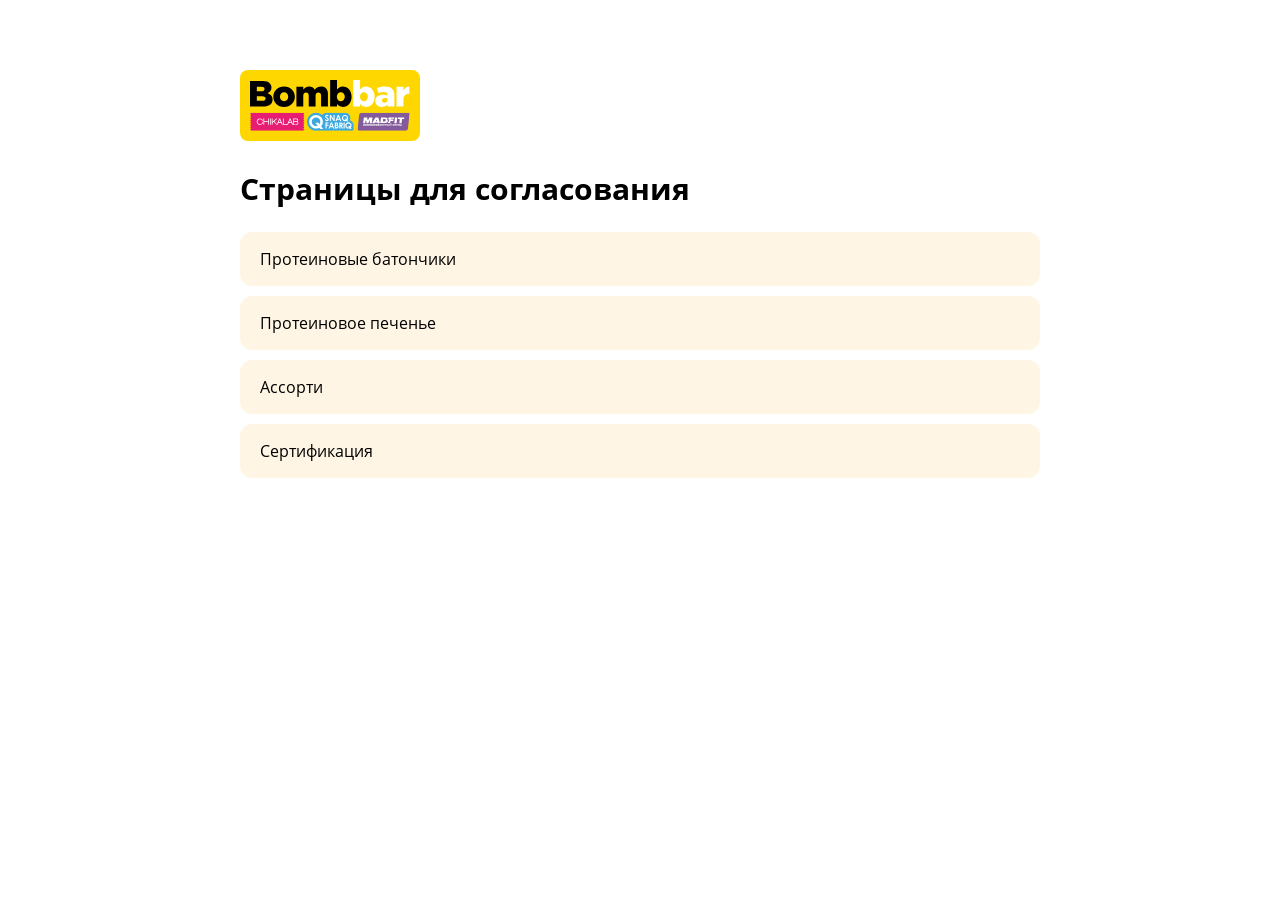
<file: docs/index.html>
<!doctype html>
<html lang="ru"><head><meta charset="utf-8"><meta name="viewport" content="width=device-width, initial-scale=1">
<meta name="robots" content="noindex, nofollow, noimageindex"><meta name="referrer" content="no-referrer">
<meta http-equiv="Content-Security-Policy" content="default-src 'self'; img-src 'self' https://www.cpanel.bombbar.ru https://cpanel.bombbar.ru https://www.bombbar.ru data:; style-src 'self' 'unsafe-inline'; script-src 'self'; connect-src 'none'; form-action 'none'; object-src 'none'; base-uri 'none'">
<title>Bombbar — стенд для согласования</title><link rel="stylesheet" href="assets/preview.css?rev=20261125-3"><script src="assets/preview.js?rev=20261125-2" defer></script></head><body><main class="wrap index"><img src="assets/logo-desktop.svg" alt="Bombbar"><h1>Страницы для согласования</h1><ul><li><a href="./protein-bars/">Протеиновые батончики</a></li><li><a href="./protein-cookies/">Протеиновое печенье</a></li><li><a href="./assorti/">Ассорти</a></li><li><a href="./certification/">Сертификация</a></li></ul></main></body></html>
</file>
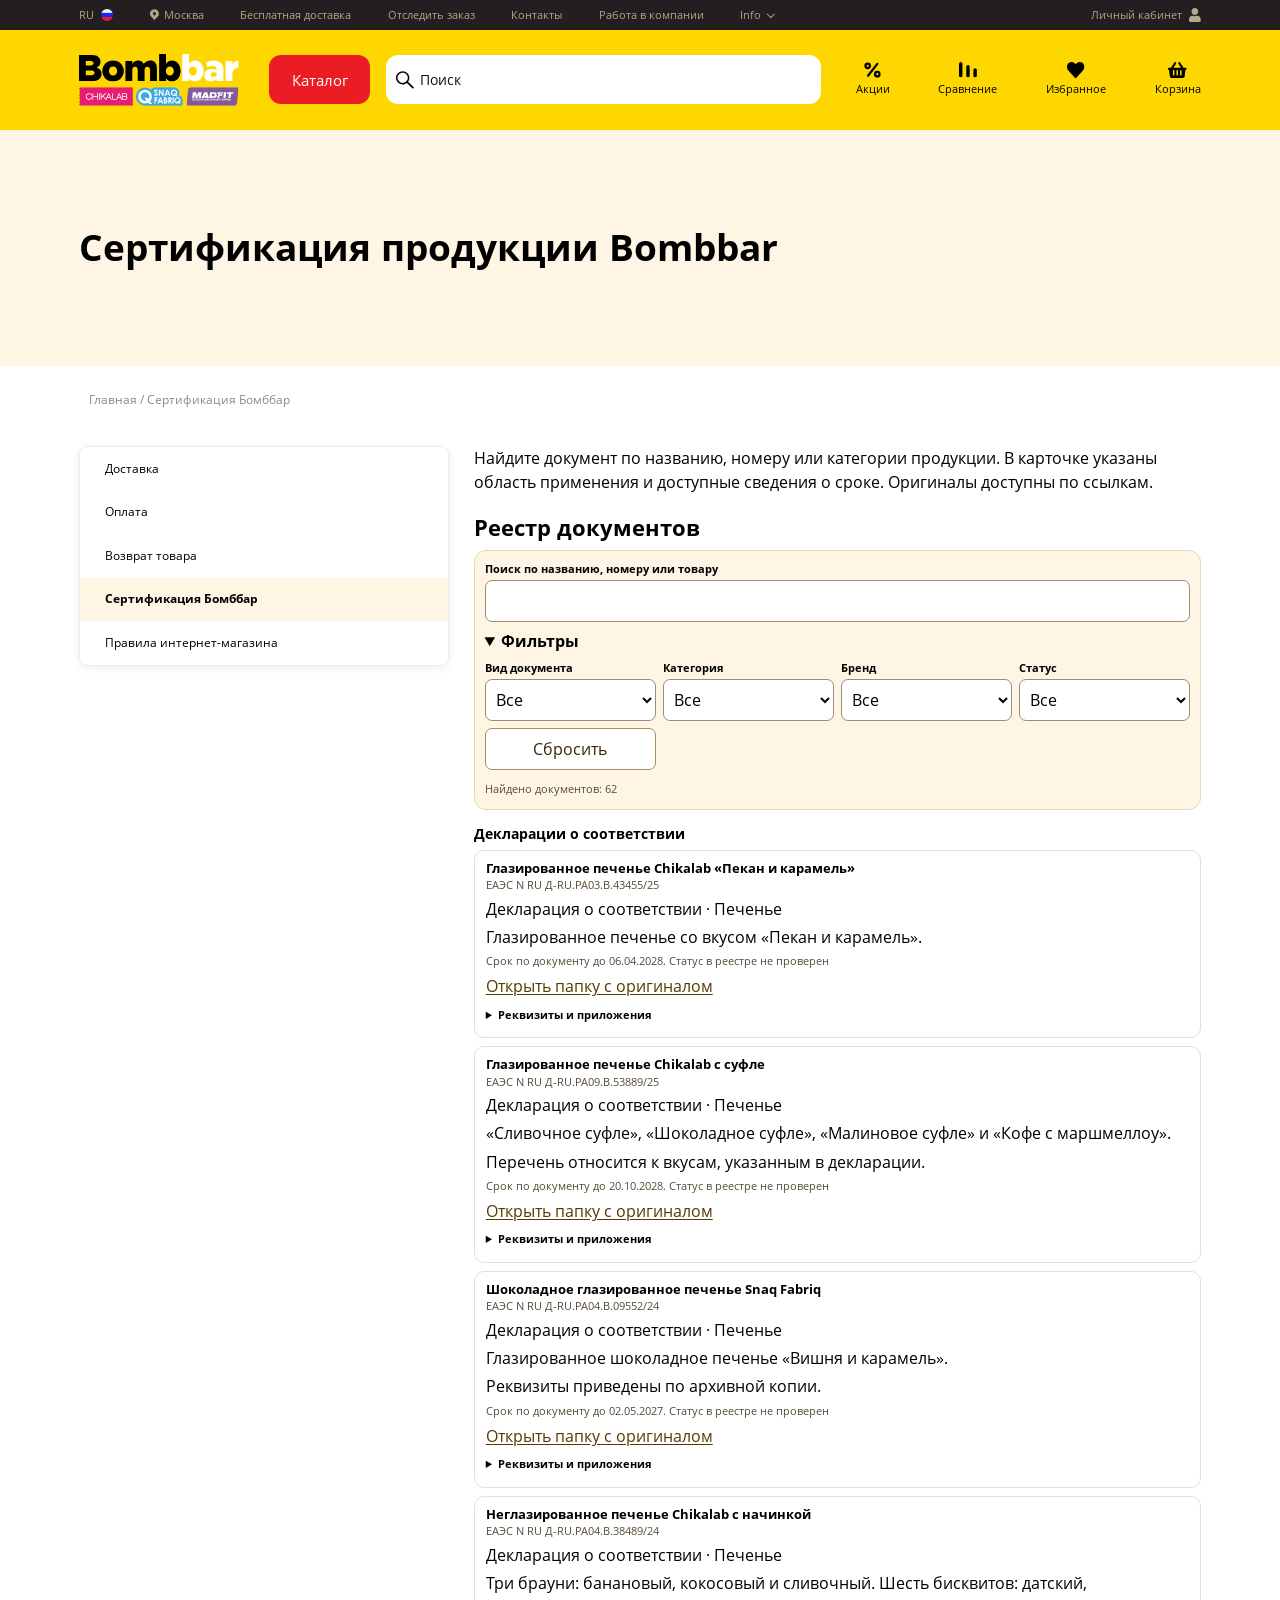
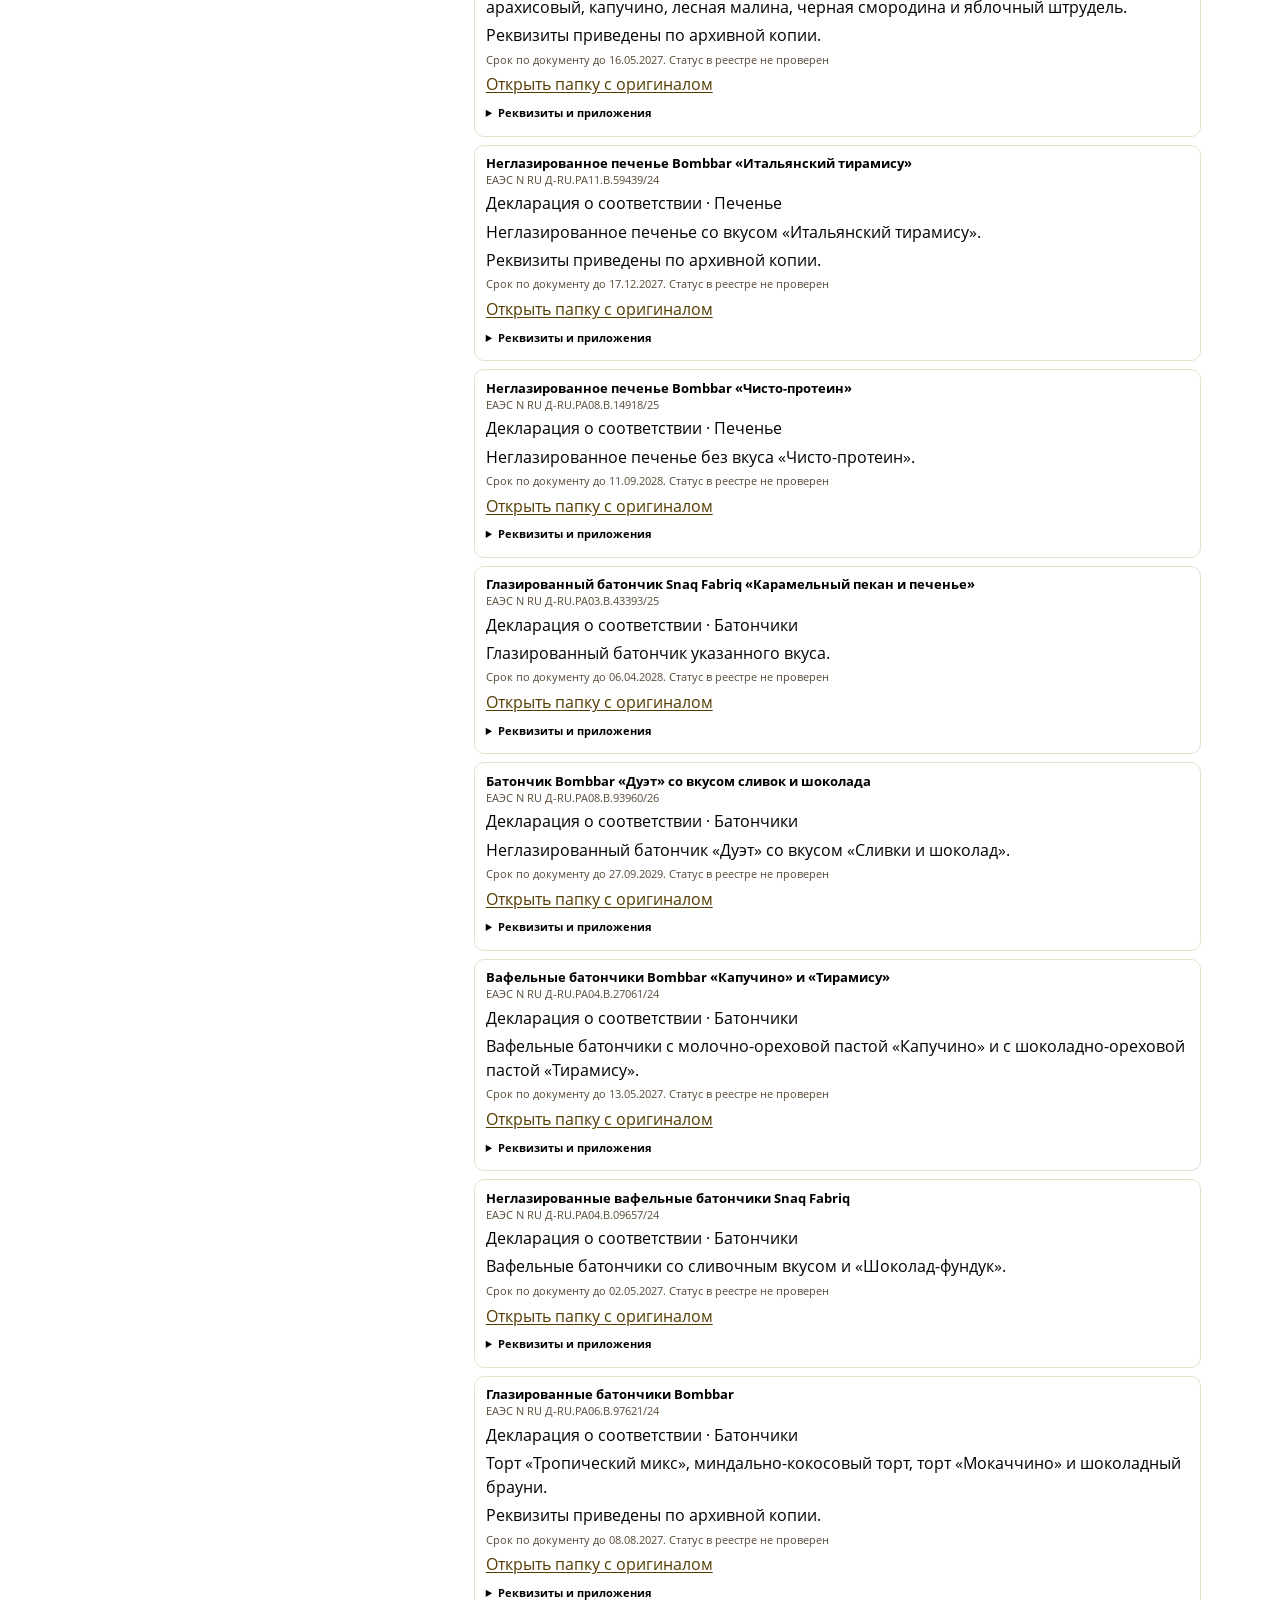
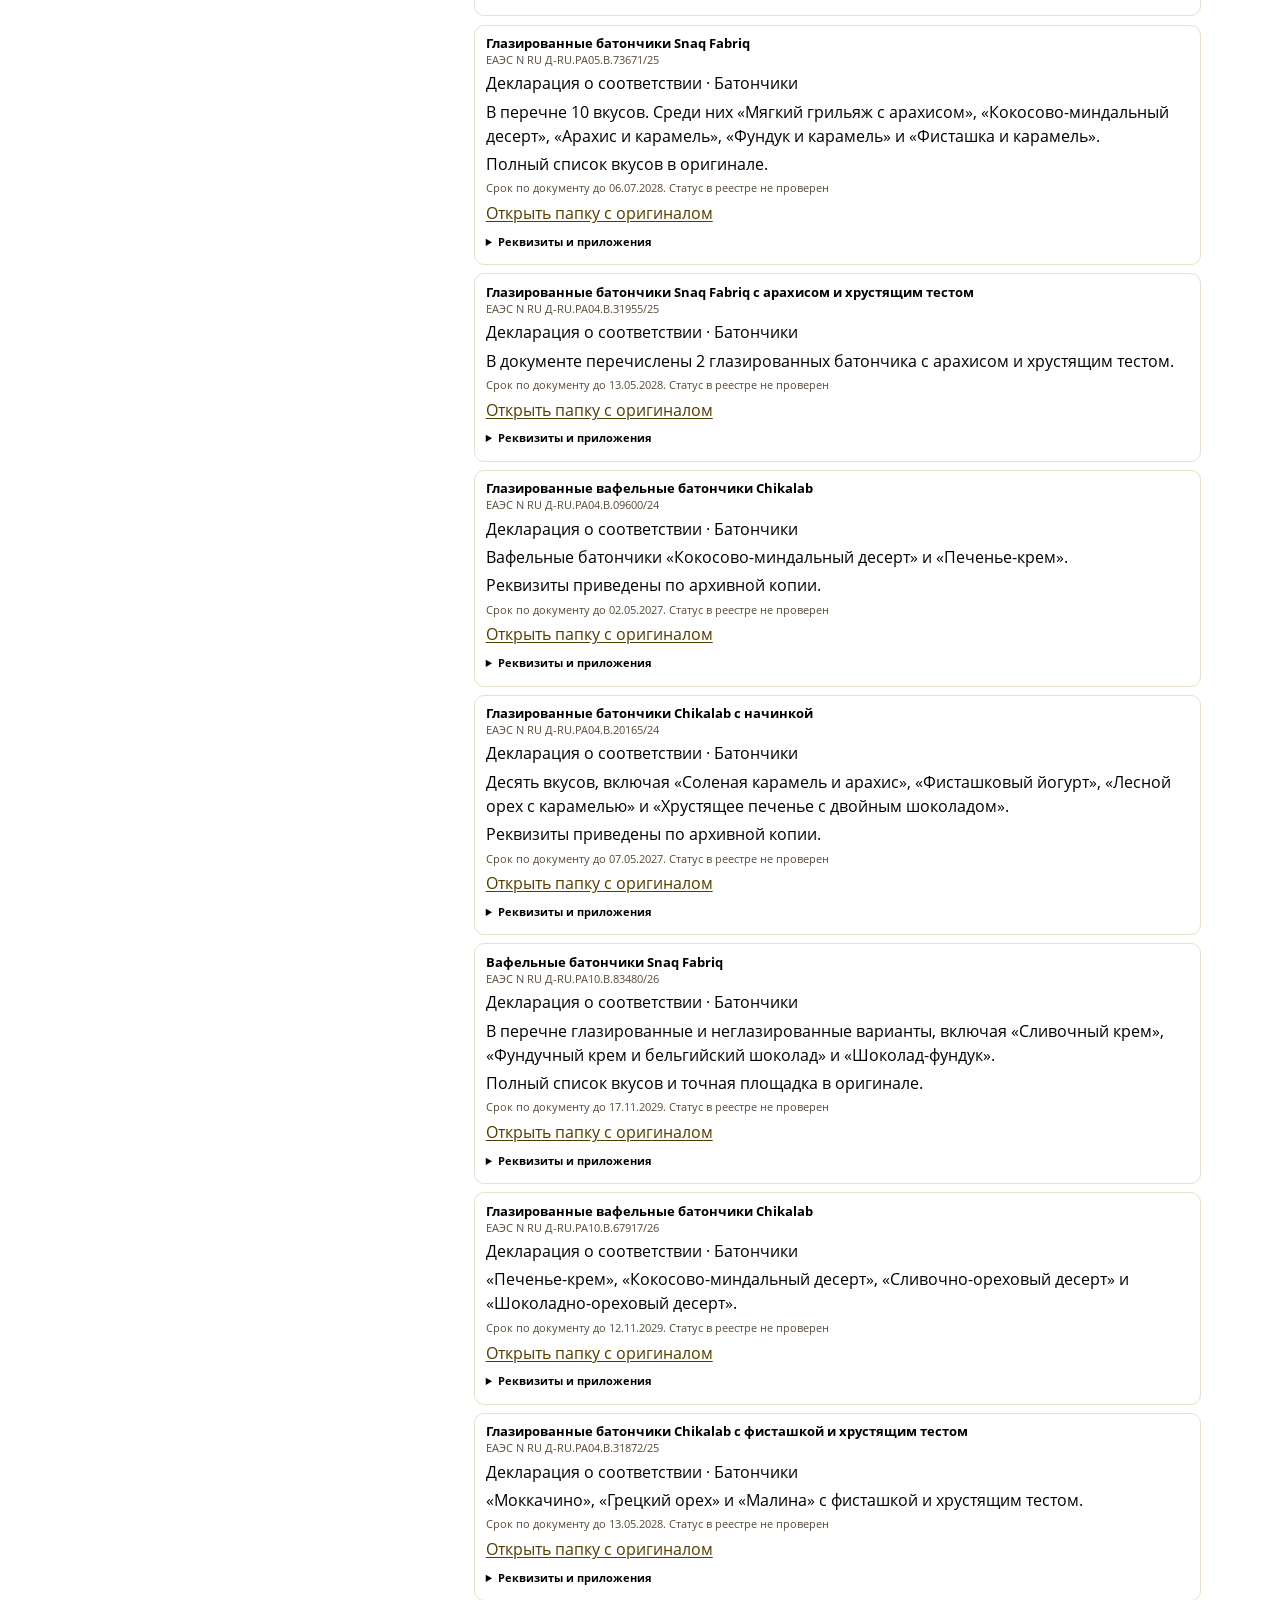
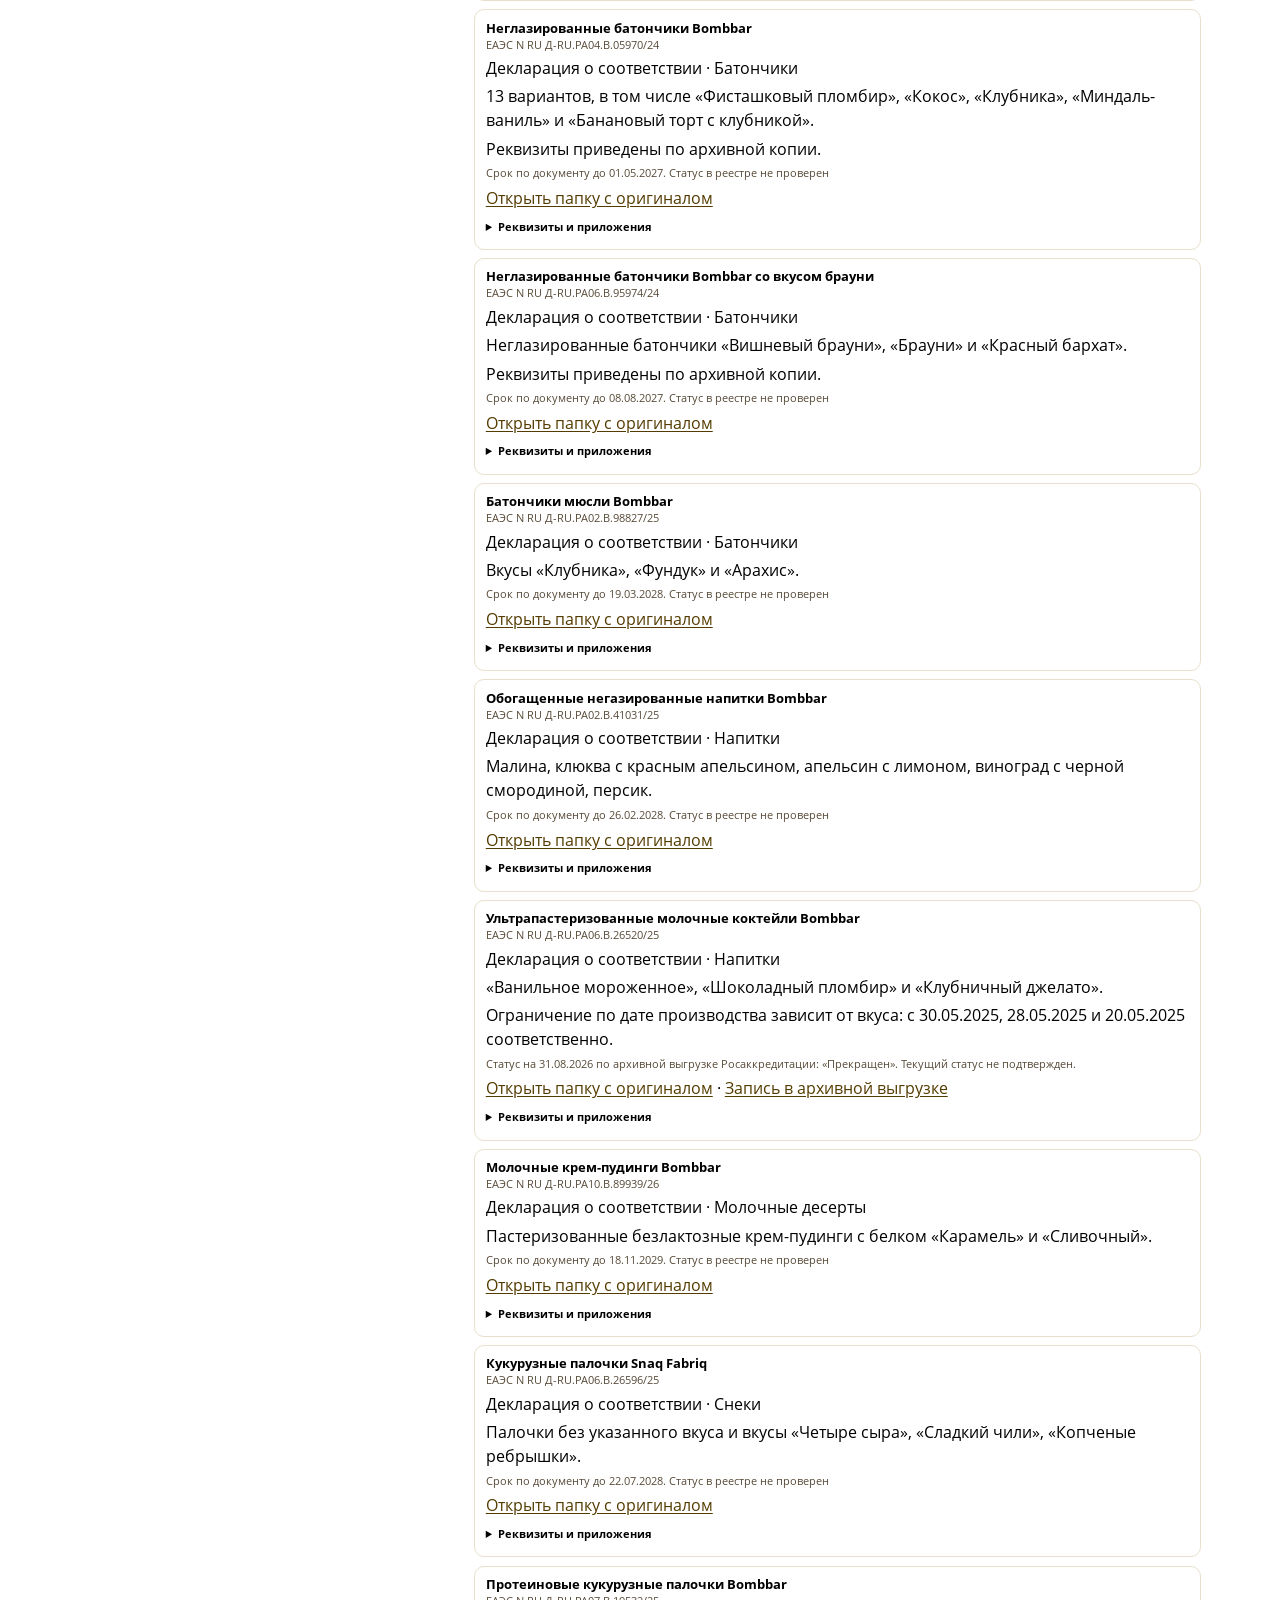
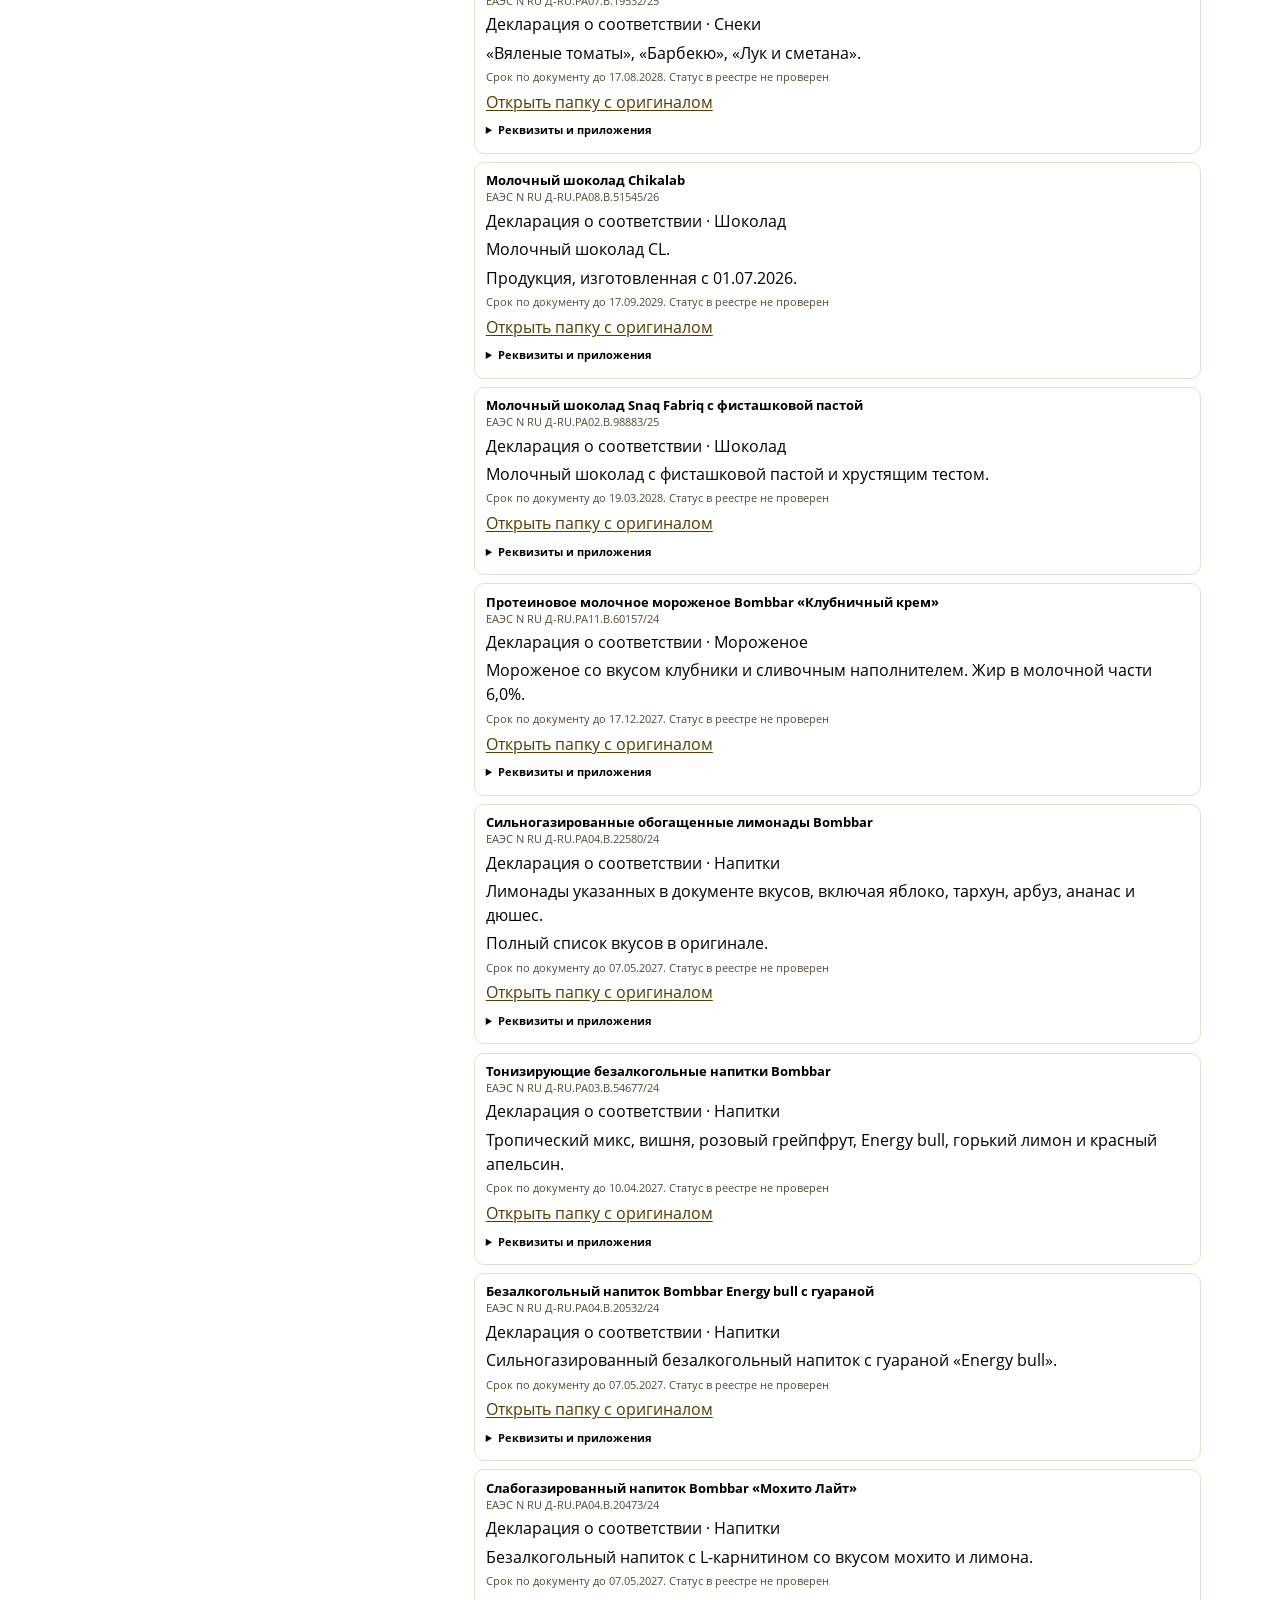
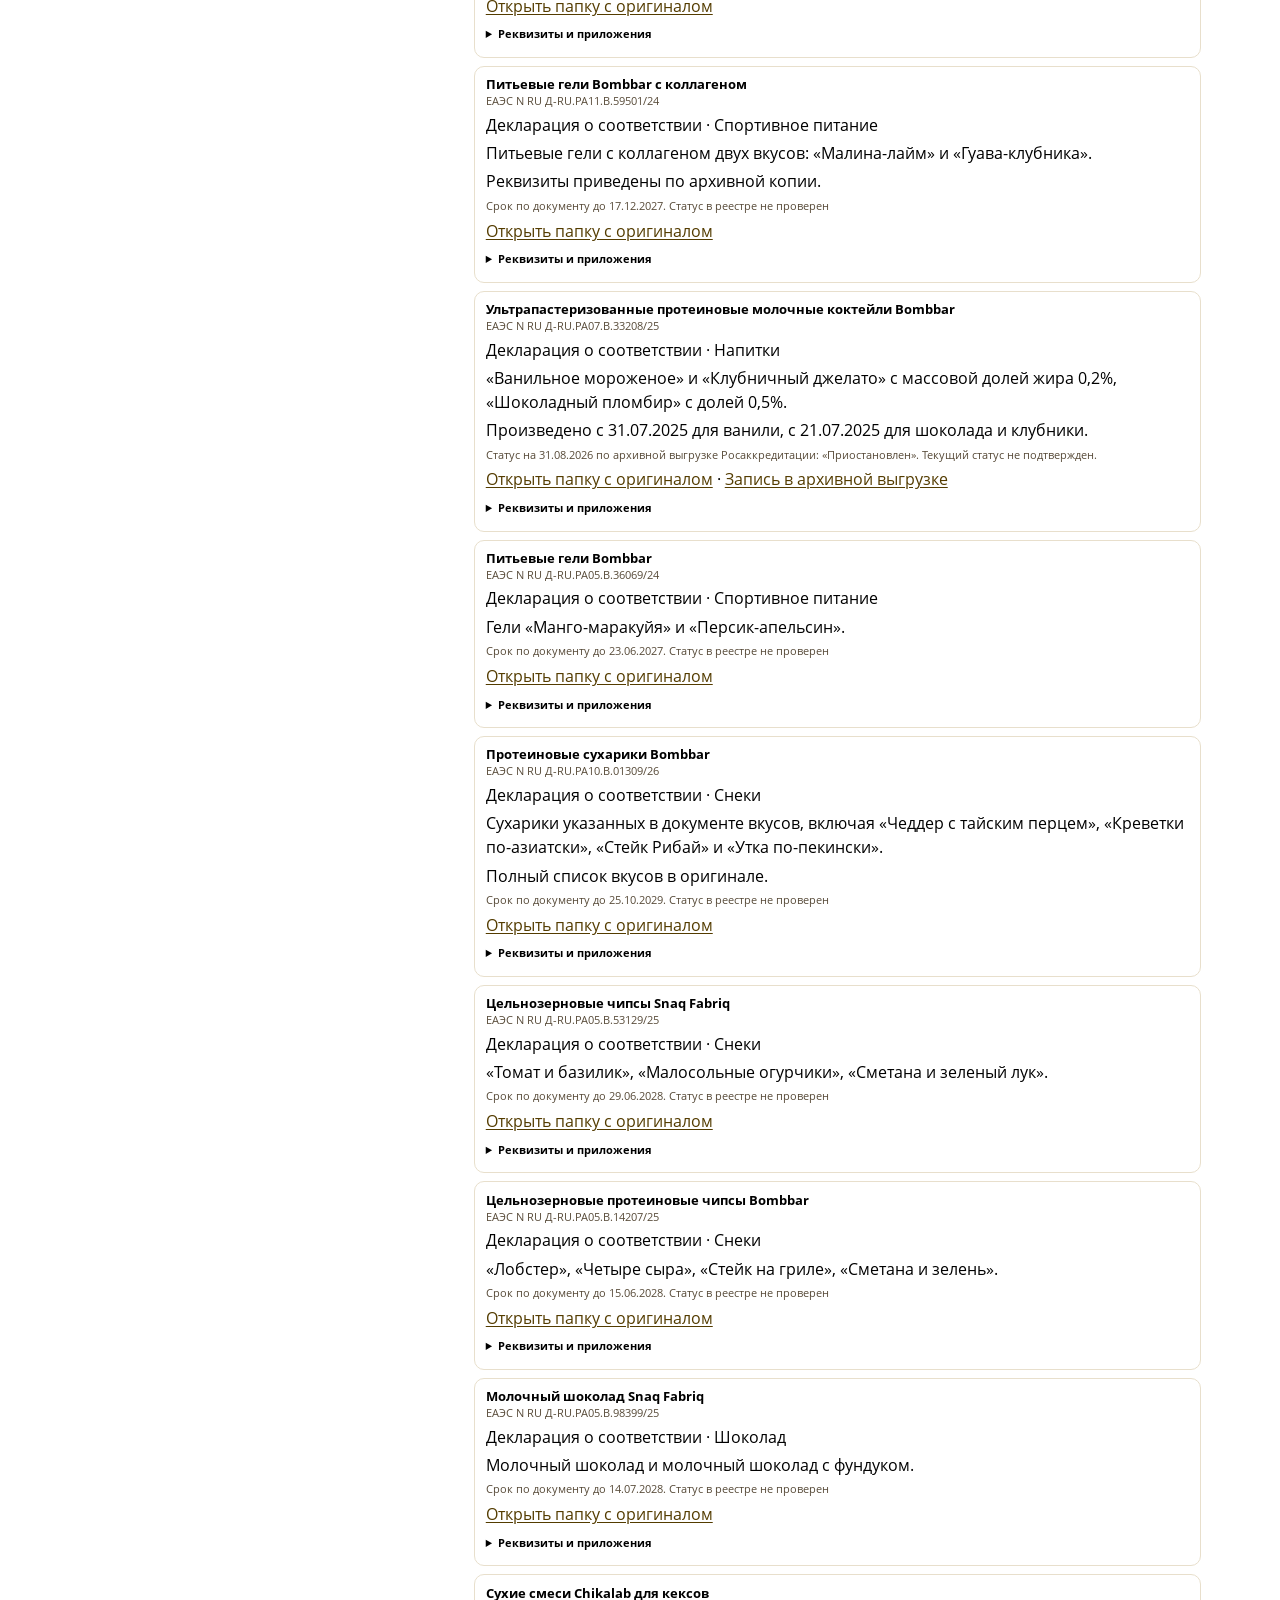
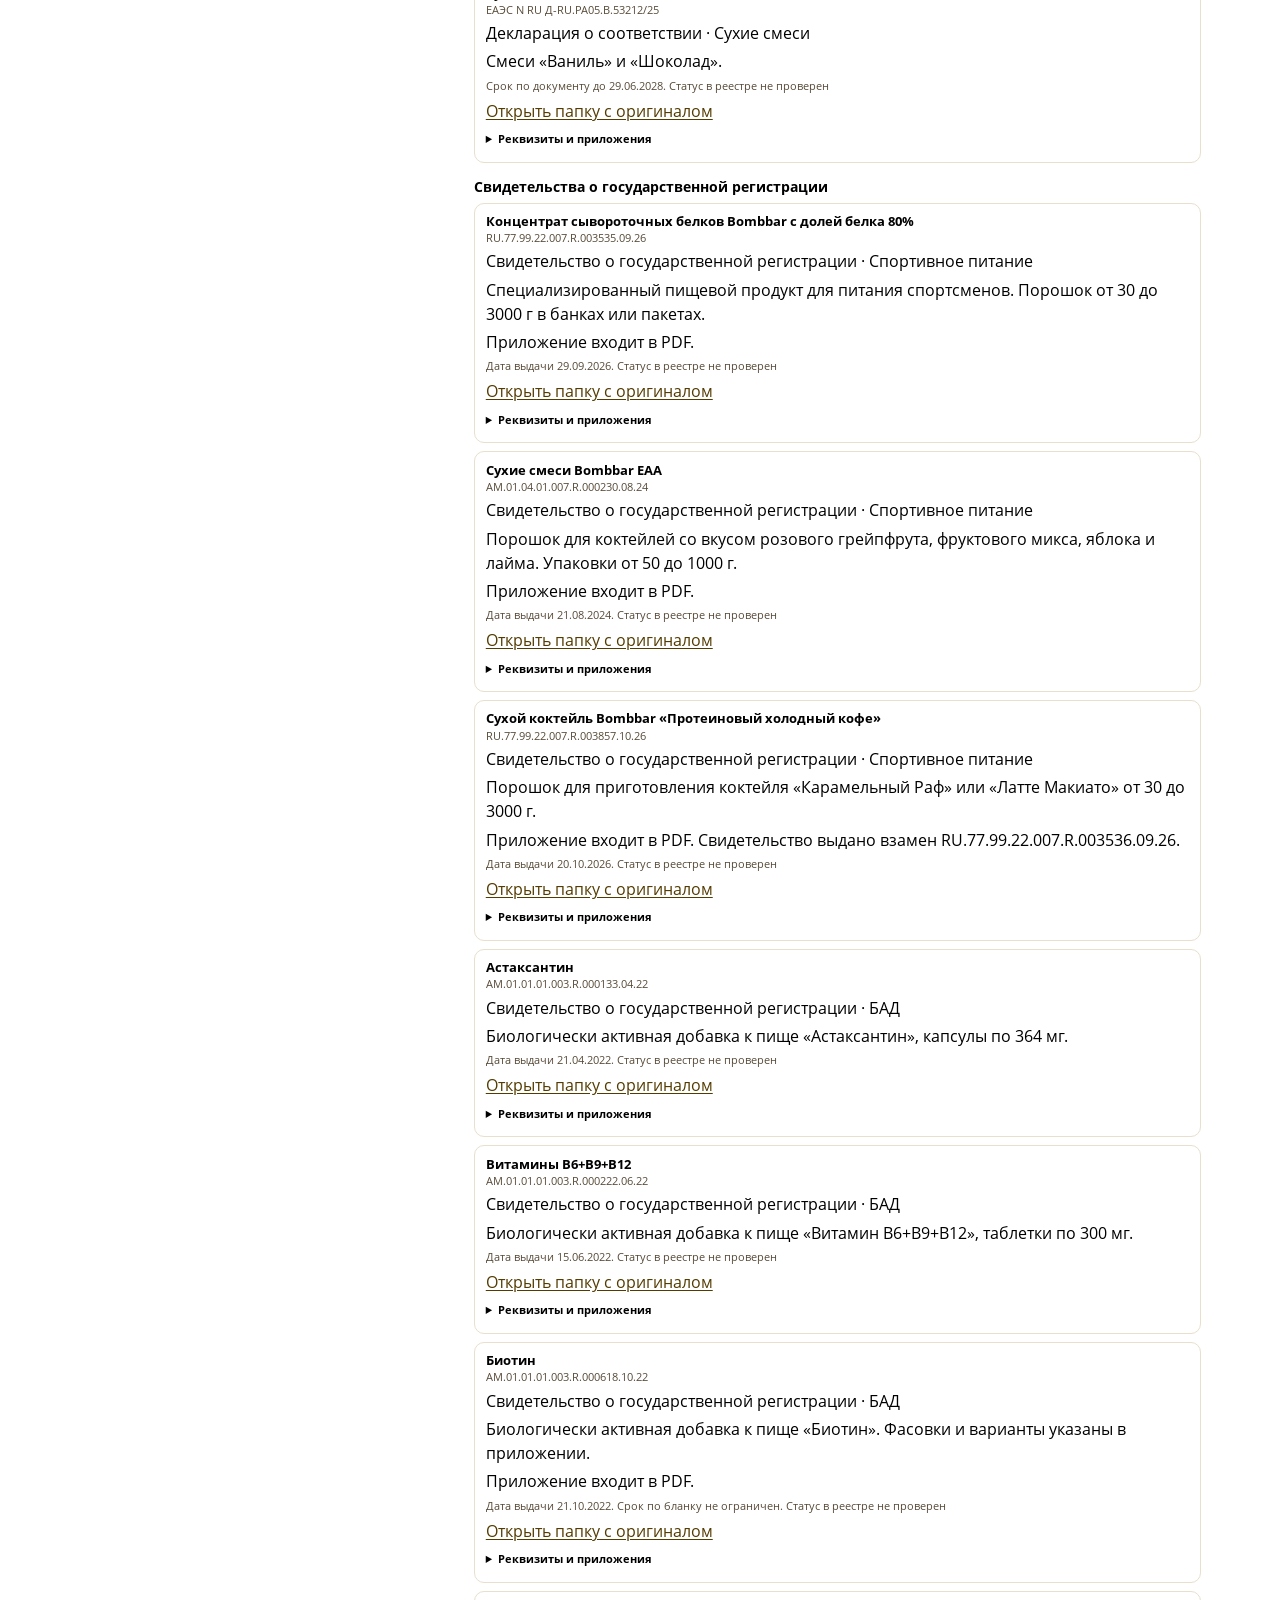
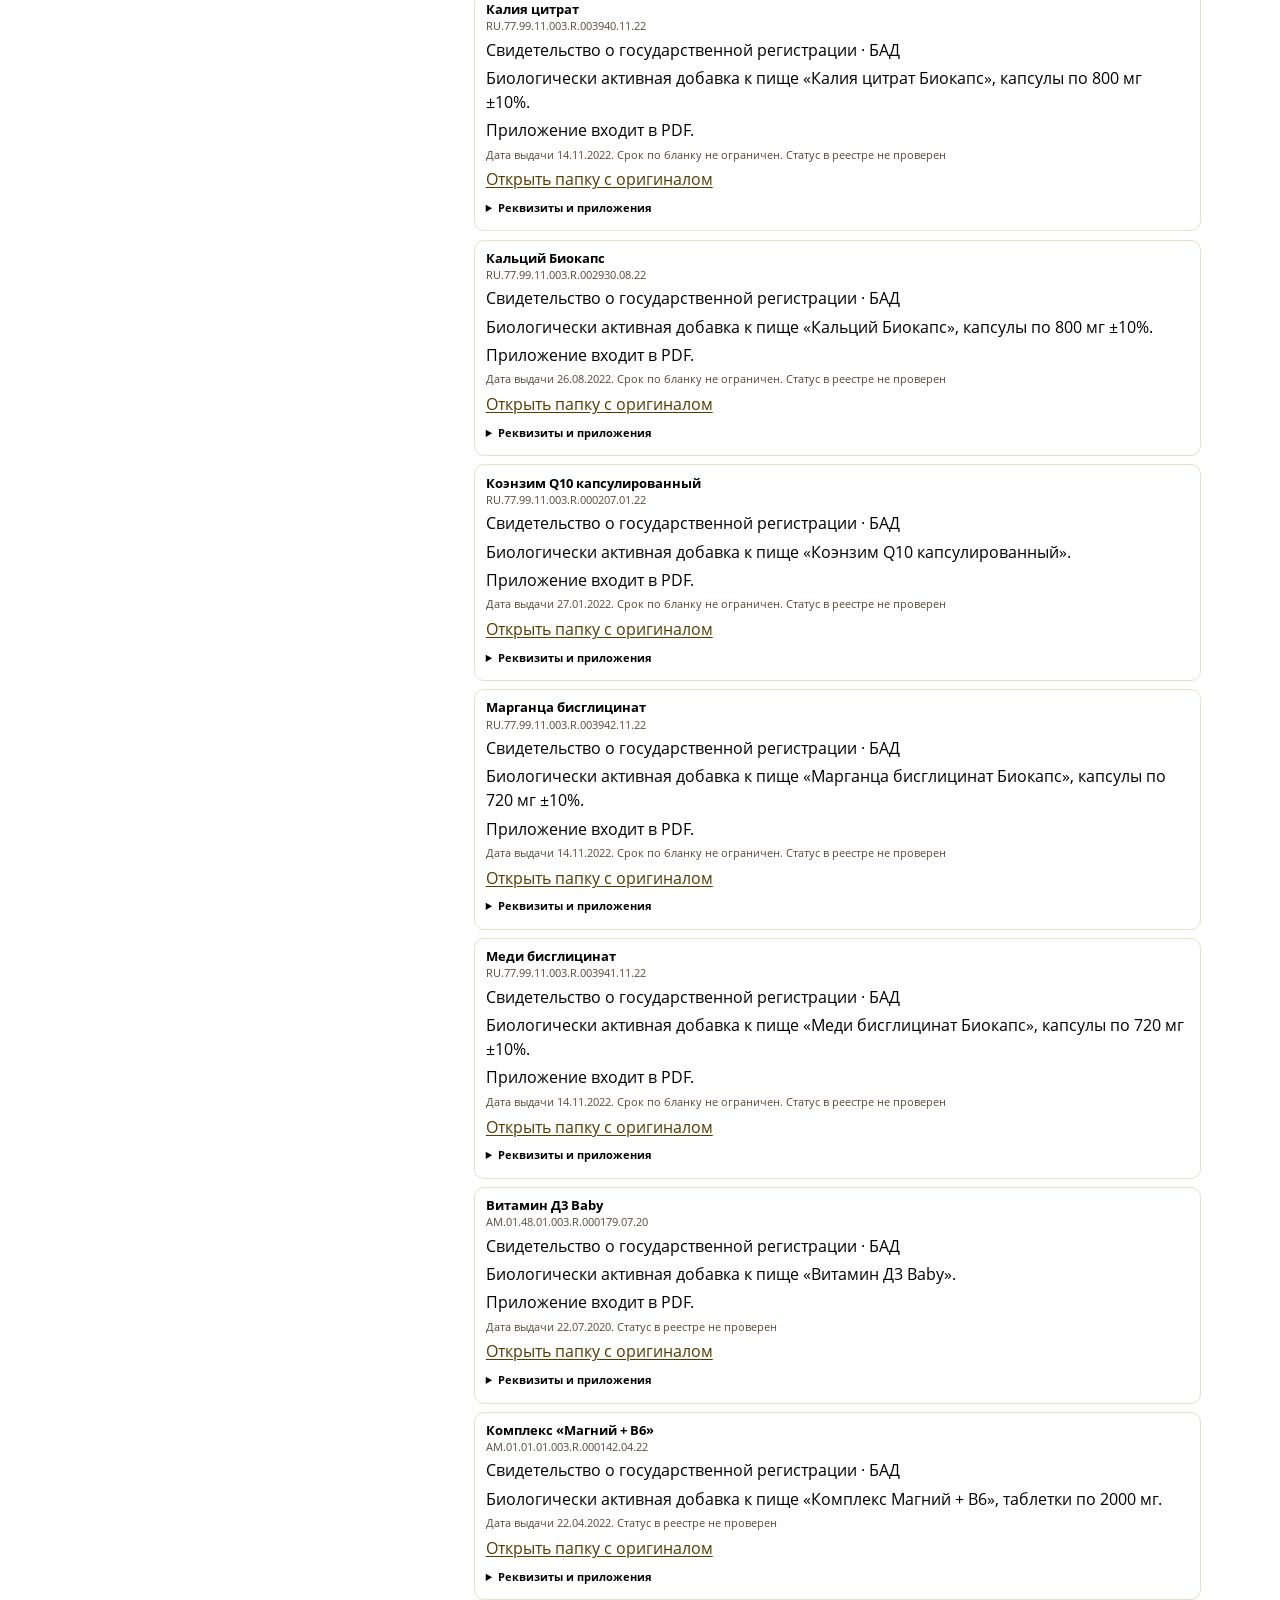
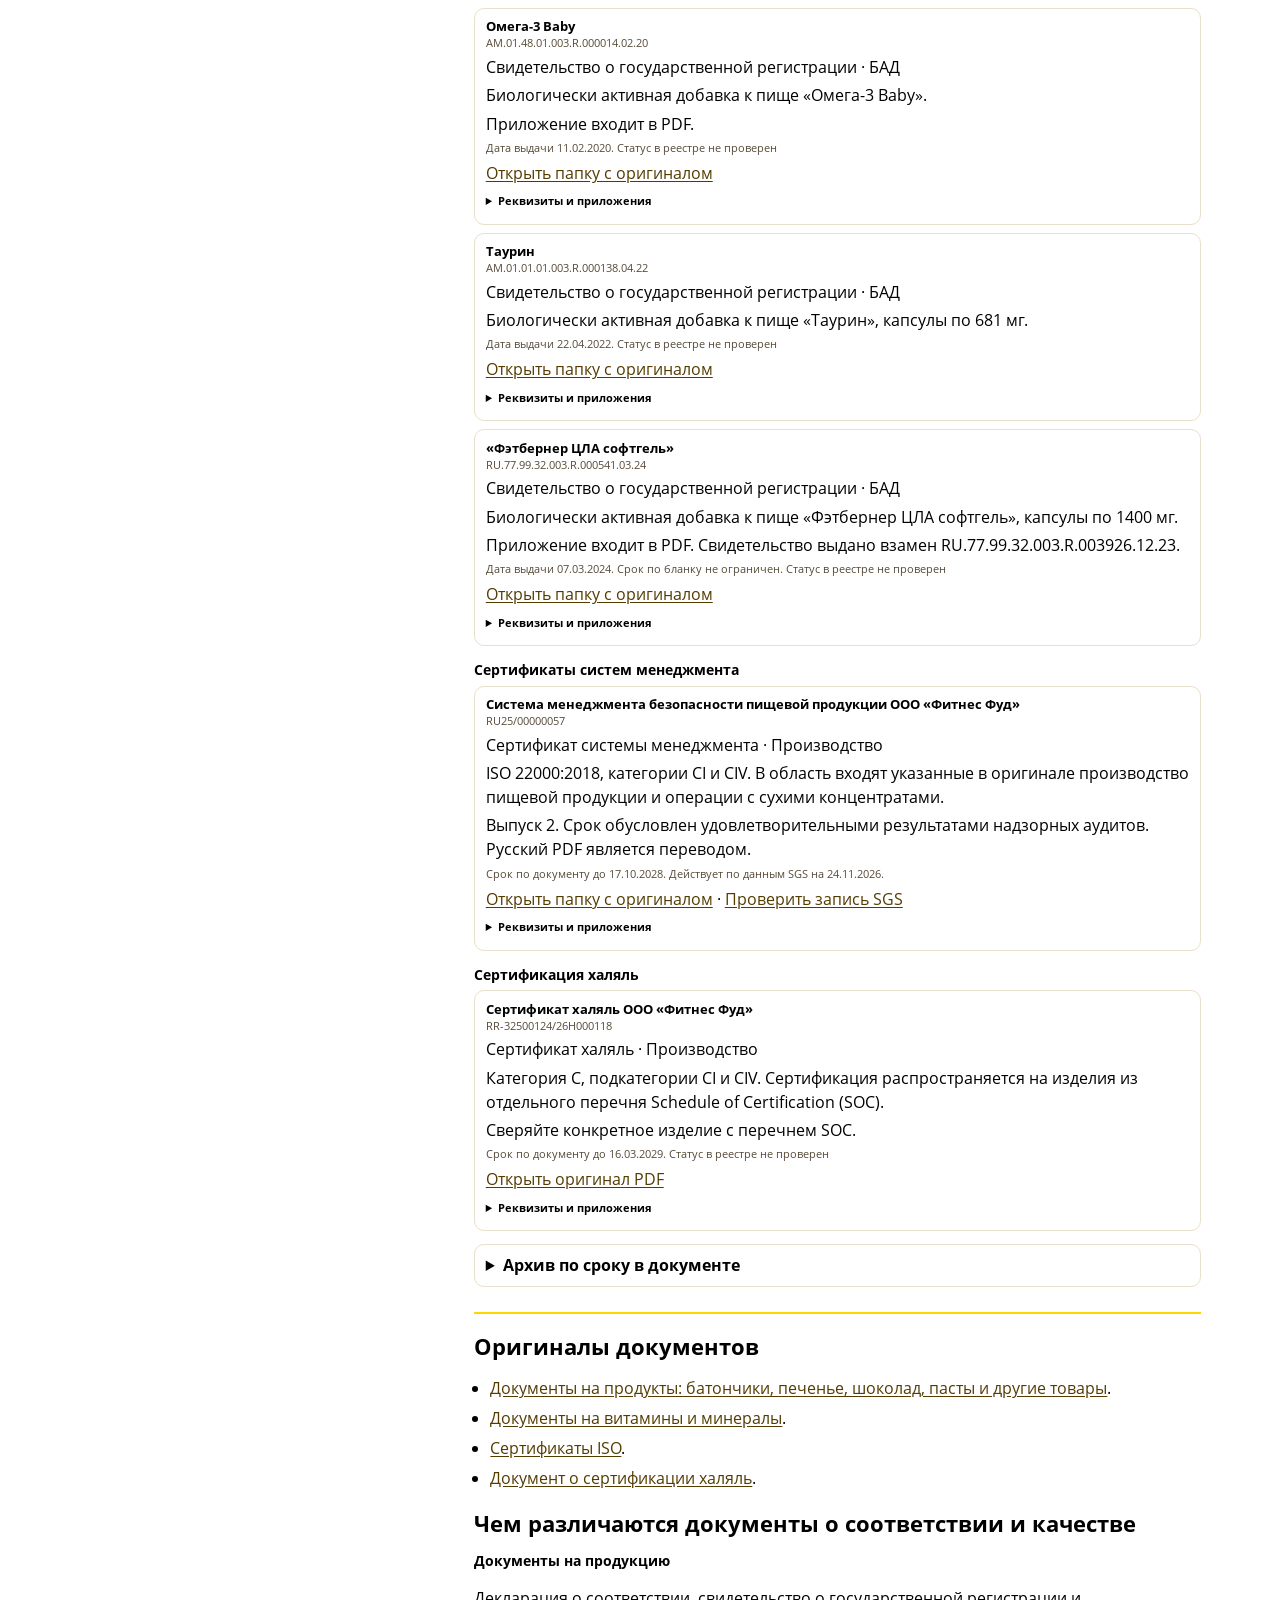
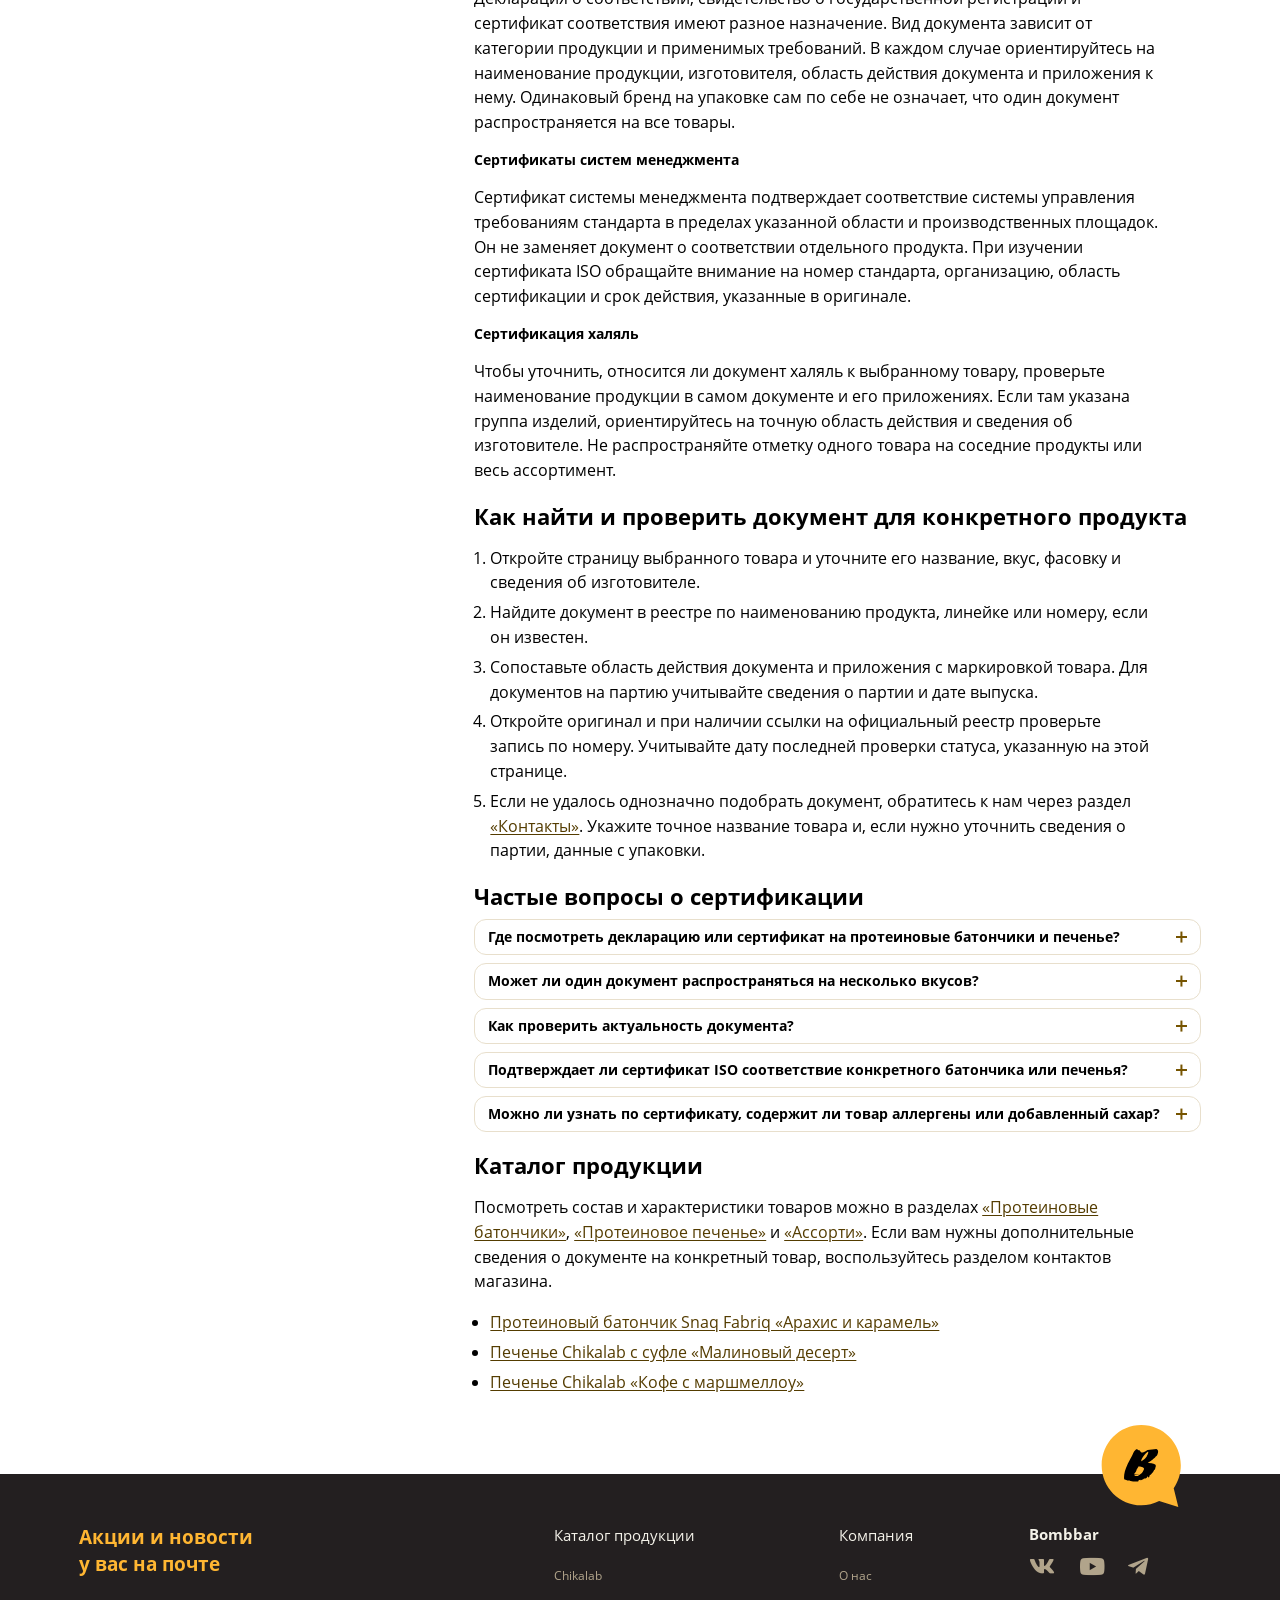
<file: docs/certification/index.html>
<!doctype html>
<html lang="ru"><head><meta charset="utf-8"><meta name="viewport" content="width=device-width, initial-scale=1">
<meta name="robots" content="noindex, nofollow, noimageindex"><meta name="referrer" content="no-referrer">
<meta http-equiv="Content-Security-Policy" content="default-src 'self'; img-src 'self' https://www.cpanel.bombbar.ru https://cpanel.bombbar.ru https://www.bombbar.ru data:; style-src 'self' 'unsafe-inline'; script-src 'self'; connect-src 'none'; form-action 'none'; object-src 'none'; base-uri 'none'">
<title>Сертификаты и декларации соответствия продукции | Bombbar</title>
<meta name="description" content="Документы о соответствии и качестве продукции Bombbar: поиск по названию и номеру документа, область применения, сроки и ссылки на оригиналы."><link rel="stylesheet" href="../assets/preview.css?rev=20261125-4"><script src="../assets/preview.js?rev=20261125-2" defer></script><link rel="stylesheet" href="../assets/b06-content.css?rev=20261125-2"><script src="../assets/b06-certificates.js?rev=20261125-2" defer></script></head><body><header class="site-header">
  <div class="topbar">
    <nav class="wrap topnav" aria-label="Информация о магазине">
      <span class="locale">RU <img src="../assets/icon-flag-ru.svg" alt="" width="12" height="12"></span>
      <a class="city" href="https://www.bombbar.ru/page/delivery">Москва</a>
      <a href="https://www.bombbar.ru/page/delivery">Бесплатная доставка</a>
      <a href="https://www.bombbar.ru/cart/status">Отследить заказ</a>
      <a href="https://www.bombbar.ru/page/contacts">Контакты</a>
      <a href="https://fitnes-food.com/work">Работа в компании</a>
      <details class="info-menu"><summary>Info</summary>
        <nav aria-label="О магазине">
          <a href="https://www.bombbar.ru/page/cashback">Бонусы за покупки</a>
          <a href="../certification/">Сертификаты качества</a>
          <a href="https://www.bombbar.ru/publication">Блог</a>
          <a href="https://www.bombbar.ru/page/about">О нас</a>
          <a href="https://www.bombbar.ru/page/wholesale">Оптовым покупателям</a>
        </nav>
      </details>
      <a class="account" href="https://www.bombbar.ru/">Личный кабинет <img src="../assets/icon-account.svg" alt="" width="12" height="14"></a>
    </nav>
  </div>
  <div class="headband">
    <div class="wrap header-inner">
      <a class="brand" href="https://www.bombbar.ru/"><picture><source media="(max-width: 1024px)" srcset="../assets/logo-mobile.svg" width="219" height="15"><img src="../assets/logo-desktop.svg" alt="Bombbar" width="160" height="52"></picture></a>
      <details class="main-menu">
        <summary>Каталог</summary>
        <nav aria-label="Каталог">
          <a href="../protein-bars/">Протеиновые батончики</a>
          <a href="../protein-cookies/">Протеиновое печенье</a>
          <a href="../assorti/">Ассорти</a>
          <a href="../certification/">Сертификация</a>
          <a href="https://www.bombbar.ru/catalog/bombbar_pro_sportivnoe_pitanie">Спортивное питание</a>
          <a href="https://www.bombbar.ru/catalog/batonchiki_vafli">Батончики и вафли</a>
          <a href="https://www.bombbar.ru/catalog/pechene_pankeyki">Печенье и снеки</a>
          <a href="https://www.bombbar.ru/catalog/naturalniy-shokolad-bez-sahara-proteinoviy">Шоколад и конфеты</a>
          <a href="https://www.bombbar.ru/catalog/napitki">Напитки и продукты</a>
          <a href="https://www.bombbar.ru/catalog/podborki">Подборки</a>
          <a href="https://www.bombbar.ru/catalog">Весь каталог</a>
        </nav>
      </details>
      <a class="search" href="https://www.bombbar.ru/catalog">Поиск</a>
      <nav class="shop-links" aria-label="Сервисы магазина">
        <a class="shop-account" href="https://www.bombbar.ru/" aria-label="Личный кабинет"><img src="../assets/icon-account.svg" alt=""></a>
        <a class="shop-sales" href="https://www.bombbar.ru/page/sales"><img src="../assets/icon-sales.svg" alt=""><span>Акции</span></a>
        <a class="shop-compare" aria-label="Сравнение" href="https://www.bombbar.ru/compare"><img src="../assets/icon-compare.svg" alt=""><span>Сравнение</span></a>
        <a class="shop-heart" aria-label="Избранное" href="https://www.bombbar.ru/wishlist"><img src="../assets/icon-heart.svg" alt=""><span>Избранное</span></a>
        <a class="shop-basket" aria-label="Корзина" href="https://www.bombbar.ru/cart"><img src="../assets/icon-basket.svg" alt=""><span>Корзина</span></a>
      </nav>
    </div>
  </div>
</header><main>
<section class="cert-hero"><div class="wrap"><h1 id="сертификация-продукции-bombbar">Сертификация продукции Bombbar</h1></div></section>
<nav class="wrap breadcrumbs b06-breadcrumbs" aria-label="Хлебные крошки"><a href="https://www.bombbar.ru/">Главная</a> / Сертификация Бомббар</nav>

<div class="wrap b06-layout">
<details class="b06-service" open><summary>Сервис магазина</summary><nav aria-label="Сервис магазина"><a href="https://www.bombbar.ru/page/delivery">Доставка</a><a href="https://www.bombbar.ru/page/payment">Оплата</a><a href="https://www.bombbar.ru/page/return">Возврат товара</a><a href="../certification/" aria-current="page">Сертификация Бомббар</a><a href="https://www.bombbar.ru/page/rules">Правила интернет-магазина</a></nav></details>
<div class="b06-main">
<p class="b06-lead">Найдите документ по названию, номеру или категории продукции. В карточке указаны область применения и доступные сведения о сроке. Оригиналы доступны по ссылкам.</p>

<section class="b06-register" aria-labelledby="b06-register">
  <h2 id="b06-register">Реестр документов</h2>
  <div class="b06-controls" hidden role="search" aria-label="Поиск документов">
    <label for="b06-search">Поиск по названию, номеру или товару</label>
    <input id="b06-search" type="search" autocomplete="off">
    <details class="b06-filter-options"><summary>Фильтры</summary>
      <div class="b06-fields"><div><label for="b06-type">Вид документа</label><select id="b06-type" name="type"><option value="">Все</option><option value="declaration">Декларация</option><option value="sgr">СГР</option><option value="iso">ISO</option><option value="halal">Халяль</option></select></div>
<div><label for="b06-category">Категория</label><select id="b06-category" name="category"><option value="">Все</option><option value="БАД">БАД</option><option value="Батончики">Батончики</option><option value="Молочные десерты">Молочные десерты</option><option value="Мороженое">Мороженое</option><option value="Напитки">Напитки</option><option value="Печенье">Печенье</option><option value="Производство">Производство</option><option value="Снеки">Снеки</option><option value="Спортивное питание">Спортивное питание</option><option value="Сухие смеси">Сухие смеси</option><option value="Шоколад">Шоколад</option></select></div>
<div><label for="b06-brand">Бренд</label><select id="b06-brand" name="brand"><option value="">Все</option><option value="Bombbar">Bombbar</option><option value="Chikalab">Chikalab</option><option value="Snaq Fabriq">Snaq Fabriq</option></select></div>
<div><label for="b06-status">Статус</label><select id="b06-status" name="status"><option value="">Все</option><option value="verified">Действует</option><option value="unverified">Не проверен</option><option value="archive">Срок истек</option></select></div><button type="button" class="b06-reset">Сбросить</button></div>
    </details>
    <p class="b06-count" aria-live="polite"></p>
  </div>
  <p class="b06-empty" hidden>По заданным условиям ничего не найдено. Попробуйте изменить запрос или сбросить фильтры.</p>
  <section class="b06-group"><h3>Декларации о соответствии</h3>
<article class="b06-card" id="doc-d054" data-type="declaration" data-category="Печенье" data-brand="Chikalab" data-status="unverified">
  <h4>Глазированное печенье Chikalab «Пекан и карамель» <span class="b06-number">ЕАЭС N RU Д-RU.РА03.В.43455/25</span></h4>
  <p>Декларация о соответствии · Печенье</p>
  <p>Глазированное печенье со вкусом «Пекан и карамель».</p>
  <p class="b06-status">Срок по документу до 06.04.2028. Статус в реестре не проверен</p>
  <p><a href="https://disk.yandex.ru/d/ZKw332xpnDTWlA" target="_blank" rel="noopener noreferrer">Открыть папку с оригиналом</a></p>
  <details><summary>Реквизиты и приложения</summary><dl><div><dt>Изготовитель</dt><dd>ООО «Фитнес Фуд»</dd></div><div><dt>Площадка</dt><dd>Тольятти, проезд Тупиковый, влд. 26</dd></div><div><dt>Стандарт или регламент</dt><dd>ТР ТС 021/2011, 022/2011, 029/2012</dd></div><div><dt>Выдача или регистрация</dt><dd>07.04.2025</dd></div><div><dt>Начало срока по документу</dt><dd>07.04.2025</dd></div><div><dt>Имя файла в папке</dt><dd>ДС Печенье глазированное (Пекан и карамель) (до 06.04.28).pdf</dd></div></dl></details>
</article>
<article class="b06-card" id="doc-d059" data-type="declaration" data-category="Печенье" data-brand="Chikalab" data-status="unverified">
  <h4>Глазированное печенье Chikalab с суфле <span class="b06-number">ЕАЭС N RU Д-RU.РА09.В.53889/25</span></h4>
  <p>Декларация о соответствии · Печенье</p>
  <p>«Сливочное суфле», «Шоколадное суфле», «Малиновое суфле» и «Кофе с маршмеллоу».</p>
  <p>Перечень относится к вкусам, указанным в декларации.</p><p class="b06-status">Срок по документу до 20.10.2028. Статус в реестре не проверен</p>
  <p><a href="https://disk.yandex.ru/d/ZKw332xpnDTWlA" target="_blank" rel="noopener noreferrer">Открыть папку с оригиналом</a></p>
  <details><summary>Реквизиты и приложения</summary><dl><div><dt>Изготовитель</dt><dd>ООО «Фитнес Фуд»</dd></div><div><dt>Площадка</dt><dd>Тольятти, проезд Тупиковый, влд. 26</dd></div><div><dt>Стандарт или регламент</dt><dd>ТР ТС 021/2011, 022/2011, 029/2012</dd></div><div><dt>Выдача или регистрация</dt><dd>21.10.2025</dd></div><div><dt>Начало срока по документу</dt><dd>21.10.2025</dd></div><div><dt>Имя файла в папке</dt><dd>ДС Печенье глазированное суфле Chikalab (до 20.10.28).pdf</dd></div></dl></details>
</article>
<article class="b06-card" id="doc-d060" data-type="declaration" data-category="Печенье" data-brand="Snaq Fabriq" data-status="unverified">
  <h4>Шоколадное глазированное печенье Snaq Fabriq <span class="b06-number">ЕАЭС N RU Д-RU.РА04.В.09552/24</span></h4>
  <p>Декларация о соответствии · Печенье</p>
  <p>Глазированное шоколадное печенье «Вишня и карамель».</p>
  <p>Реквизиты приведены по архивной копии.</p><p class="b06-status">Срок по документу до 02.05.2027. Статус в реестре не проверен</p>
  <p><a href="https://disk.yandex.ru/d/ZKw332xpnDTWlA" target="_blank" rel="noopener noreferrer">Открыть папку с оригиналом</a></p>
  <details><summary>Реквизиты и приложения</summary><dl><div><dt>Изготовитель</dt><dd>ООО «Фитнес Фуд»</dd></div><div><dt>Площадка</dt><dd>Тольятти, проезд Тупиковый, влд. 26</dd></div><div><dt>Стандарт или регламент</dt><dd>ТР ТС 021/2011, 022/2011, 029/2012. ТУ 10.72.12-040-06585958-2022</dd></div><div><dt>Выдача или регистрация</dt><dd>03.05.2024</dd></div><div><dt>Начало срока по документу</dt><dd>03.05.2024</dd></div><div><dt>Имя файла в папке</dt><dd>ДС Печенье глазированное шоколадное (Вишня и карамель) SNAQ FABRIQ (до 02.05.2027).pdf</dd></div></dl></details>
</article>
<article class="b06-card" id="doc-d061" data-type="declaration" data-category="Печенье" data-brand="Chikalab" data-status="unverified">
  <h4>Неглазированное печенье Chikalab с начинкой <span class="b06-number">ЕАЭС N RU Д-RU.РА04.В.38489/24</span></h4>
  <p>Декларация о соответствии · Печенье</p>
  <p>Три брауни: банановый, кокосовый и сливочный. Шесть бисквитов: датский, арахисовый, капучино, лесная малина, черная смородина и яблочный штрудель.</p>
  <p>Реквизиты приведены по архивной копии.</p><p class="b06-status">Срок по документу до 16.05.2027. Статус в реестре не проверен</p>
  <p><a href="https://disk.yandex.ru/d/ZKw332xpnDTWlA" target="_blank" rel="noopener noreferrer">Открыть папку с оригиналом</a></p>
  <details><summary>Реквизиты и приложения</summary><dl><div><dt>Изготовитель</dt><dd>ООО «Фитнес Фуд»</dd></div><div><dt>Площадка</dt><dd>Тольятти, проезд Тупиковый, влд. 26</dd></div><div><dt>Стандарт или регламент</dt><dd>ТР ТС 021/2011, 022/2011, 029/2012. ТУ 10.72.12-019-06585958-2019</dd></div><div><dt>Выдача или регистрация</dt><dd>17.05.2024</dd></div><div><dt>Начало срока по документу</dt><dd>17.05.2024</dd></div><div><dt>Имя файла в папке</dt><dd>ДС Печенье неглазированное (до 16.05.27).pdf</dd></div></dl></details>
</article>
<article class="b06-card" id="doc-d062" data-type="declaration" data-category="Печенье" data-brand="Bombbar" data-status="unverified">
  <h4>Неглазированное печенье Bombbar «Итальянский тирамису» <span class="b06-number">ЕАЭС N RU Д-RU.РА11.В.59439/24</span></h4>
  <p>Декларация о соответствии · Печенье</p>
  <p>Неглазированное печенье со вкусом «Итальянский тирамису».</p>
  <p>Реквизиты приведены по архивной копии.</p><p class="b06-status">Срок по документу до 17.12.2027. Статус в реестре не проверен</p>
  <p><a href="https://disk.yandex.ru/d/ZKw332xpnDTWlA" target="_blank" rel="noopener noreferrer">Открыть папку с оригиналом</a></p>
  <details><summary>Реквизиты и приложения</summary><dl><div><dt>Изготовитель</dt><dd>ООО «Фитнес Фуд»</dd></div><div><dt>Площадка</dt><dd>Тольятти, проезд Тупиковый, влд. 26</dd></div><div><dt>Стандарт или регламент</dt><dd>ТР ТС 021/2011, 022/2011, 029/2012. ТУ 10.72.12-006-06585958-2018</dd></div><div><dt>Выдача или регистрация</dt><dd>18.12.2024</dd></div><div><dt>Начало срока по документу</dt><dd>18.12.2024</dd></div><div><dt>Имя файла в папке</dt><dd>ДС Печенье неглазированное Bombbar (со вкусом Тирамису) (до 17.12.27).pdf</dd></div></dl></details>
</article>
<article class="b06-card" id="doc-d093" data-type="declaration" data-category="Печенье" data-brand="Bombbar" data-status="unverified">
  <h4>Неглазированное печенье Bombbar «Чисто-протеин» <span class="b06-number">ЕАЭС N RU Д-RU.РА08.В.14918/25</span></h4>
  <p>Декларация о соответствии · Печенье</p>
  <p>Неглазированное печенье без вкуса «Чисто-протеин».</p>
  <p class="b06-status">Срок по документу до 11.09.2028. Статус в реестре не проверен</p>
  <p><a href="https://disk.yandex.ru/d/ZKw332xpnDTWlA" target="_blank" rel="noopener noreferrer">Открыть папку с оригиналом</a></p>
  <details><summary>Реквизиты и приложения</summary><dl><div><dt>Изготовитель</dt><dd>ООО «Фитнес Фуд»</dd></div><div><dt>Площадка</dt><dd>Тольятти, проезд Тупиковый, влд. 26</dd></div><div><dt>Выдача или регистрация</dt><dd>12.09.2025</dd></div><div><dt>Начало срока по документу</dt><dd>12.09.2025</dd></div><div><dt>Имя файла в папке</dt><dd>ДС печенье неглазированное ЧИСТО-ПРОТЕИН (до 11.09.28).pdf</dd></div></dl></details>
</article>
<article class="b06-card" id="doc-d006" data-type="declaration" data-category="Батончики" data-brand="Snaq Fabriq" data-status="unverified">
  <h4>Глазированный батончик Snaq Fabriq «Карамельный пекан и печенье» <span class="b06-number">ЕАЭС N RU Д-RU.РА03.В.43393/25</span></h4>
  <p>Декларация о соответствии · Батончики</p>
  <p>Глазированный батончик указанного вкуса.</p>
  <p class="b06-status">Срок по документу до 06.04.2028. Статус в реестре не проверен</p>
  <p><a href="https://disk.yandex.ru/d/ZKw332xpnDTWlA" target="_blank" rel="noopener noreferrer">Открыть папку с оригиналом</a></p>
  <details><summary>Реквизиты и приложения</summary><dl><div><dt>Изготовитель</dt><dd>ООО «Фитнес Фуд»</dd></div><div><dt>Площадка</dt><dd>Тольятти, проезд Тупиковый, влд. 26</dd></div><div><dt>Стандарт или регламент</dt><dd>ТР ТС 021/2011, 022/2011, 029/2012</dd></div><div><dt>Выдача или регистрация</dt><dd>07.04.2025</dd></div><div><dt>Начало срока по документу</dt><dd>07.04.2025</dd></div><div><dt>Имя файла в папке</dt><dd>ДС Батончик глазированный (Карамельный пекан и печенье) (до 06.04.28).pdf</dd></div></dl></details>
</article>
<article class="b06-card" id="doc-d010" data-type="declaration" data-category="Батончики" data-brand="Bombbar" data-status="unverified">
  <h4>Батончик Bombbar «Дуэт» со вкусом сливок и шоколада <span class="b06-number">ЕАЭС N RU Д-RU.РА08.В.93960/26</span></h4>
  <p>Декларация о соответствии · Батончики</p>
  <p>Неглазированный батончик «Дуэт» со вкусом «Сливки и шоколад».</p>
  <p class="b06-status">Срок по документу до 27.09.2029. Статус в реестре не проверен</p>
  <p><a href="https://disk.yandex.ru/d/ZKw332xpnDTWlA" target="_blank" rel="noopener noreferrer">Открыть папку с оригиналом</a></p>
  <details><summary>Реквизиты и приложения</summary><dl><div><dt>Изготовитель</dt><dd>ООО «Фитнес Фуд»</dd></div><div><dt>Площадка</dt><dd>Тольятти, проезд Тупиковый, влд. 26</dd></div><div><dt>Стандарт или регламент</dt><dd>ТР ТС 021/2011, 022/2011, 029/2012</dd></div><div><dt>Выдача или регистрация</dt><dd>28.09.2026</dd></div><div><dt>Начало срока по документу</dt><dd>28.09.2026</dd></div><div><dt>Имя файла в папке</dt><dd>ДС Батончик неглаз Дуэт Сливки и шоколад (до 27.09.2029).jpg</dd></div></dl></details>
</article>
<article class="b06-card" id="doc-d011" data-type="declaration" data-category="Батончики" data-brand="Bombbar" data-status="unverified">
  <h4>Вафельные батончики Bombbar «Капучино» и «Тирамису» <span class="b06-number">ЕАЭС N RU Д-RU.РА04.В.27061/24</span></h4>
  <p>Декларация о соответствии · Батончики</p>
  <p>Вафельные батончики с молочно-ореховой пастой «Капучино» и с шоколадно-ореховой пастой «Тирамису».</p>
  <p class="b06-status">Срок по документу до 13.05.2027. Статус в реестре не проверен</p>
  <p><a href="https://disk.yandex.ru/d/ZKw332xpnDTWlA" target="_blank" rel="noopener noreferrer">Открыть папку с оригиналом</a></p>
  <details><summary>Реквизиты и приложения</summary><dl><div><dt>Изготовитель</dt><dd>ООО «Фитнес Фуд»</dd></div><div><dt>Площадка</dt><dd>Тольятти, проезд Тупиковый, влд. 26</dd></div><div><dt>Стандарт или регламент</dt><dd>ТР ТС 021/2011, 022/2011, 029/2012</dd></div><div><dt>Выдача или регистрация</dt><dd>14.05.2024</dd></div><div><dt>Начало срока по документу</dt><dd>14.05.2024</dd></div><div><dt>Имя файла в папке</dt><dd>ДС Батончики вафельные (Тирамису и Капучино) (до 13.05.27).pdf</dd></div></dl></details>
</article>
<article class="b06-card" id="doc-d012" data-type="declaration" data-category="Батончики" data-brand="Snaq Fabriq" data-status="unverified">
  <h4>Неглазированные вафельные батончики Snaq Fabriq <span class="b06-number">ЕАЭС N RU Д-RU.РА04.В.09657/24</span></h4>
  <p>Декларация о соответствии · Батончики</p>
  <p>Вафельные батончики со сливочным вкусом и «Шоколад-фундук».</p>
  <p class="b06-status">Срок по документу до 02.05.2027. Статус в реестре не проверен</p>
  <p><a href="https://disk.yandex.ru/d/ZKw332xpnDTWlA" target="_blank" rel="noopener noreferrer">Открыть папку с оригиналом</a></p>
  <details><summary>Реквизиты и приложения</summary><dl><div><dt>Изготовитель</dt><dd>ООО «Фитнес Фуд»</dd></div><div><dt>Площадка</dt><dd>Тольятти, проезд Тупиковый, влд. 26</dd></div><div><dt>Стандарт или регламент</dt><dd>ТР ТС 021/2011, 022/2011, 029/2012</dd></div><div><dt>Выдача или регистрация</dt><dd>03.05.2024</dd></div><div><dt>Начало срока по документу</dt><dd>03.05.2024</dd></div><div><dt>Имя файла в папке</dt><dd>ДС Батончики вафельные неглазированные SNAQ FABRIQ (до 02.05.27).pdf</dd></div></dl></details>
</article>
<article class="b06-card" id="doc-d013" data-type="declaration" data-category="Батончики" data-brand="Bombbar" data-status="unverified">
  <h4>Глазированные батончики Bombbar <span class="b06-number">ЕАЭС N RU Д-RU.РА06.В.97621/24</span></h4>
  <p>Декларация о соответствии · Батончики</p>
  <p>Торт «Тропический микс», миндально-кокосовый торт, торт «Мокаччино» и шоколадный брауни.</p>
  <p>Реквизиты приведены по архивной копии.</p><p class="b06-status">Срок по документу до 08.08.2027. Статус в реестре не проверен</p>
  <p><a href="https://disk.yandex.ru/d/ZKw332xpnDTWlA" target="_blank" rel="noopener noreferrer">Открыть папку с оригиналом</a></p>
  <details><summary>Реквизиты и приложения</summary><dl><div><dt>Изготовитель</dt><dd>ООО «Фитнес Фуд»</dd></div><div><dt>Площадка</dt><dd>Тольятти, проезд Тупиковый, влд. 26</dd></div><div><dt>Стандарт или регламент</dt><dd>ТР ТС 021/2011, 022/2011, 029/2012. ТУ 10.82.22-018-06585958-2019</dd></div><div><dt>Выдача или регистрация</dt><dd>09.08.2024</dd></div><div><dt>Начало срока по документу</dt><dd>09.08.2024</dd></div><div><dt>Имя файла в папке</dt><dd>ДС Батончики глазированные (новые) (до 08.08.2027).pdf</dd></div></dl></details>
</article>
<article class="b06-card" id="doc-d016" data-type="declaration" data-category="Батончики" data-brand="Snaq Fabriq" data-status="unverified">
  <h4>Глазированные батончики Snaq Fabriq <span class="b06-number">ЕАЭС N RU Д-RU.РА05.В.73671/25</span></h4>
  <p>Декларация о соответствии · Батончики</p>
  <p>В перечне 10 вкусов. Среди них «Мягкий грильяж с арахисом», «Кокосово-миндальный десерт», «Арахис и карамель», «Фундук и карамель» и «Фисташка и карамель».</p>
  <p>Полный список вкусов в оригинале.</p><p class="b06-status">Срок по документу до 06.07.2028. Статус в реестре не проверен</p>
  <p><a href="https://disk.yandex.ru/d/ZKw332xpnDTWlA" target="_blank" rel="noopener noreferrer">Открыть папку с оригиналом</a></p>
  <details><summary>Реквизиты и приложения</summary><dl><div><dt>Изготовитель</dt><dd>ООО «Фитнес Фуд»</dd></div><div><dt>Площадка</dt><dd>Тольятти, проезд Тупиковый, влд. 26</dd></div><div><dt>Стандарт или регламент</dt><dd>ТР ТС 021/2011, 022/2011, 029/2012</dd></div><div><dt>Выдача или регистрация</dt><dd>07.07.2025</dd></div><div><dt>Начало срока по документу</dt><dd>07.07.2025</dd></div><div><dt>Имя файла в папке</dt><dd>ДС Батончики глазированные Snaq Fabriq (до 06.07.2028).pdf</dd></div></dl></details>
</article>
<article class="b06-card" id="doc-d018" data-type="declaration" data-category="Батончики" data-brand="Snaq Fabriq" data-status="unverified">
  <h4>Глазированные батончики Snaq Fabriq с арахисом и хрустящим тестом <span class="b06-number">ЕАЭС N RU Д-RU.РА04.В.31955/25</span></h4>
  <p>Декларация о соответствии · Батончики</p>
  <p>В документе перечислены 2 глазированных батончика с арахисом и хрустящим тестом.</p>
  <p class="b06-status">Срок по документу до 13.05.2028. Статус в реестре не проверен</p>
  <p><a href="https://disk.yandex.ru/d/ZKw332xpnDTWlA" target="_blank" rel="noopener noreferrer">Открыть папку с оригиналом</a></p>
  <details><summary>Реквизиты и приложения</summary><dl><div><dt>Изготовитель</dt><dd>ООО «Фитнес Фуд»</dd></div><div><dt>Площадка</dt><dd>Тольятти, проезд Тупиковый, влд. 26</dd></div><div><dt>Выдача или регистрация</dt><dd>14.05.2025</dd></div><div><dt>Начало срока по документу</dt><dd>14.05.2025</dd></div><div><dt>Имя файла в папке</dt><dd>ДС Батончики глазированные Snaq Fabriq новые (до 13.05.2028).pdf</dd></div></dl></details>
</article>
<article class="b06-card" id="doc-d020" data-type="declaration" data-category="Батончики" data-brand="Chikalab" data-status="unverified">
  <h4>Глазированные вафельные батончики Chikalab <span class="b06-number">ЕАЭС N RU Д-RU.РА04.В.09600/24</span></h4>
  <p>Декларация о соответствии · Батончики</p>
  <p>Вафельные батончики «Кокосово-миндальный десерт» и «Печенье-крем».</p>
  <p>Реквизиты приведены по архивной копии.</p><p class="b06-status">Срок по документу до 02.05.2027. Статус в реестре не проверен</p>
  <p><a href="https://disk.yandex.ru/d/ZKw332xpnDTWlA" target="_blank" rel="noopener noreferrer">Открыть папку с оригиналом</a></p>
  <details><summary>Реквизиты и приложения</summary><dl><div><dt>Изготовитель</dt><dd>ООО «Фитнес Фуд»</dd></div><div><dt>Площадка</dt><dd>Тольятти, проезд Тупиковый, влд. 26</dd></div><div><dt>Стандарт или регламент</dt><dd>ТР ТС 021/2011, 022/2011, 029/2012. ТУ 10.72.12-044-06585958-2022</dd></div><div><dt>Выдача или регистрация</dt><dd>03.05.2024</dd></div><div><dt>Начало срока по документу</dt><dd>03.05.2024</dd></div><div><dt>Имя файла в папке</dt><dd>ДС Батончики глазированные вафельные (новые) Chikalab (до 02.05.27).pdf</dd></div></dl></details>
</article>
<article class="b06-card" id="doc-d021" data-type="declaration" data-category="Батончики" data-brand="Chikalab" data-status="unverified">
  <h4>Глазированные батончики Chikalab с начинкой <span class="b06-number">ЕАЭС N RU Д-RU.РА04.В.20165/24</span></h4>
  <p>Декларация о соответствии · Батончики</p>
  <p>Десять вкусов, включая «Соленая карамель и арахис», «Фисташковый йогурт», «Лесной орех с карамелью» и «Хрустящее печенье с двойным шоколадом».</p>
  <p>Реквизиты приведены по архивной копии.</p><p class="b06-status">Срок по документу до 07.05.2027. Статус в реестре не проверен</p>
  <p><a href="https://disk.yandex.ru/d/ZKw332xpnDTWlA" target="_blank" rel="noopener noreferrer">Открыть папку с оригиналом</a></p>
  <details><summary>Реквизиты и приложения</summary><dl><div><dt>Изготовитель</dt><dd>ООО «Фитнес Фуд»</dd></div><div><dt>Площадка</dt><dd>Тольятти, проезд Тупиковый, влд. 26</dd></div><div><dt>Стандарт или регламент</dt><dd>ТР ТС 021/2011, 022/2011, 029/2012. ТУ 10.82.22-010-06585958-2019</dd></div><div><dt>Выдача или регистрация</dt><dd>08.05.2024</dd></div><div><dt>Начало срока по документу</dt><dd>08.05.2024</dd></div><div><dt>Имя файла в папке</dt><dd>ДС Батончики глазированные с начинкой (до 07.05.27).pdf</dd></div></dl></details>
</article>
<article class="b06-card" id="doc-d023" data-type="declaration" data-category="Батончики" data-brand="Snaq Fabriq" data-status="unverified">
  <h4>Вафельные батончики Snaq Fabriq <span class="b06-number">ЕАЭС N RU Д-RU.РА10.В.83480/26</span></h4>
  <p>Декларация о соответствии · Батончики</p>
  <p>В перечне глазированные и неглазированные варианты, включая «Сливочный крем», «Фундучный крем и бельгийский шоколад» и «Шоколад-фундук».</p>
  <p>Полный список вкусов и точная площадка в оригинале.</p><p class="b06-status">Срок по документу до 17.11.2029. Статус в реестре не проверен</p>
  <p><a href="https://disk.yandex.ru/d/ZKw332xpnDTWlA" target="_blank" rel="noopener noreferrer">Открыть папку с оригиналом</a></p>
  <details><summary>Реквизиты и приложения</summary><dl><div><dt>Изготовитель</dt><dd>ООО «ПК Фитнес Фуд»</dd></div><div><dt>Площадка</dt><dd>Тольятти, территория ОЭЗ ППТ</dd></div><div><dt>Стандарт или регламент</dt><dd>ТР ТС 021/2011, 022/2011, 029/2012</dd></div><div><dt>Выдача или регистрация</dt><dd>19.11.2026</dd></div><div><dt>Начало срока по документу</dt><dd>19.11.2026</dd></div><div><dt>Имя файла в папке</dt><dd>ДС Вафли SF плоские 83480.26.pdf</dd></div></dl></details>
</article>
<article class="b06-card" id="doc-d025" data-type="declaration" data-category="Батончики" data-brand="Chikalab" data-status="unverified">
  <h4>Глазированные вафельные батончики Chikalab <span class="b06-number">ЕАЭС N RU Д-RU.РА10.В.67917/26</span></h4>
  <p>Декларация о соответствии · Батончики</p>
  <p>«Печенье-крем», «Кокосово-миндальный десерт», «Сливочно-ореховый десерт» и «Шоколадно-ореховый десерт».</p>
  <p class="b06-status">Срок по документу до 12.11.2029. Статус в реестре не проверен</p>
  <p><a href="https://disk.yandex.ru/d/ZKw332xpnDTWlA" target="_blank" rel="noopener noreferrer">Открыть папку с оригиналом</a></p>
  <details><summary>Реквизиты и приложения</summary><dl><div><dt>Изготовитель</dt><dd>ООО «ПК Фитнес Фуд»</dd></div><div><dt>Площадка</dt><dd>Тольятти, территория ОЭЗ ППТ</dd></div><div><dt>Стандарт или регламент</dt><dd>ТР ТС 021/2011, 022/2011, 029/2012</dd></div><div><dt>Выдача или регистрация</dt><dd>13.11.2026</dd></div><div><dt>Начало срока по документу</dt><dd>13.11.2026</dd></div><div><dt>Имя файла в папке</dt><dd>ДС Вафли полые CL 67917,26 от 13.11.2026.pdf</dd></div></dl></details>
</article>
<article class="b06-card" id="doc-d083" data-type="declaration" data-category="Батончики" data-brand="Chikalab" data-status="unverified">
  <h4>Глазированные батончики Chikalab с фисташкой и хрустящим тестом <span class="b06-number">ЕАЭС N RU Д-RU.РА04.В.31872/25</span></h4>
  <p>Декларация о соответствии · Батончики</p>
  <p>«Моккачино», «Грецкий орех» и «Малина» с фисташкой и хрустящим тестом.</p>
  <p class="b06-status">Срок по документу до 13.05.2028. Статус в реестре не проверен</p>
  <p><a href="https://disk.yandex.ru/d/ZKw332xpnDTWlA" target="_blank" rel="noopener noreferrer">Открыть папку с оригиналом</a></p>
  <details><summary>Реквизиты и приложения</summary><dl><div><dt>Изготовитель</dt><dd>ООО «Фитнес Фуд»</dd></div><div><dt>Площадка</dt><dd>Тольятти, проезд Тупиковый, влд. 26</dd></div><div><dt>Выдача или регистрация</dt><dd>14.05.2025</dd></div><div><dt>Начало срока по документу</dt><dd>14.05.2025</dd></div><div><dt>Имя файла в папке</dt><dd>ДС батончики глазированные новые Chikalab (до 13.05.28).pdf</dd></div></dl></details>
</article>
<article class="b06-card" id="doc-d084" data-type="declaration" data-category="Батончики" data-brand="Bombbar" data-status="unverified">
  <h4>Неглазированные батончики Bombbar <span class="b06-number">ЕАЭС N RU Д-RU.РА04.В.05970/24</span></h4>
  <p>Декларация о соответствии · Батончики</p>
  <p>13 вариантов, в том числе «Фисташковый пломбир», «Кокос», «Клубника», «Миндаль-ваниль» и «Банановый торт с клубникой».</p>
  <p>Реквизиты приведены по архивной копии.</p><p class="b06-status">Срок по документу до 01.05.2027. Статус в реестре не проверен</p>
  <p><a href="https://disk.yandex.ru/d/ZKw332xpnDTWlA" target="_blank" rel="noopener noreferrer">Открыть папку с оригиналом</a></p>
  <details><summary>Реквизиты и приложения</summary><dl><div><dt>Изготовитель</dt><dd>ООО «Фитнес Фуд»</dd></div><div><dt>Площадка</dt><dd>Тольятти, проезд Тупиковый, влд. 26</dd></div><div><dt>Стандарт или регламент</dt><dd>ТР ТС 021/2011, 022/2011, 029/2012. ТУ 10.82.23-021-06585958-2019</dd></div><div><dt>Выдача или регистрация</dt><dd>02.05.2024</dd></div><div><dt>Начало срока по документу</dt><dd>02.05.2024</dd></div><div><dt>Имя файла в папке</dt><dd>ДС батончики неглазированные (без какао) (до 01.05.27).pdf</dd></div></dl></details>
</article>
<article class="b06-card" id="doc-d086" data-type="declaration" data-category="Батончики" data-brand="Bombbar" data-status="unverified">
  <h4>Неглазированные батончики Bombbar со вкусом брауни <span class="b06-number">ЕАЭС N RU Д-RU.РА06.В.95974/24</span></h4>
  <p>Декларация о соответствии · Батончики</p>
  <p>Неглазированные батончики «Вишневый брауни», «Брауни» и «Красный бархат».</p>
  <p>Реквизиты приведены по архивной копии.</p><p class="b06-status">Срок по документу до 08.08.2027. Статус в реестре не проверен</p>
  <p><a href="https://disk.yandex.ru/d/ZKw332xpnDTWlA" target="_blank" rel="noopener noreferrer">Открыть папку с оригиналом</a></p>
  <details><summary>Реквизиты и приложения</summary><dl><div><dt>Изготовитель</dt><dd>ООО «Фитнес Фуд»</dd></div><div><dt>Площадка</dt><dd>Тольятти, проезд Тупиковый, влд. 26</dd></div><div><dt>Стандарт или регламент</dt><dd>ТР ТС 021/2011, 022/2011, 029/2012. ТУ 10.82.22-209-91041140-16</dd></div><div><dt>Выдача или регистрация</dt><dd>09.08.2024</dd></div><div><dt>Начало срока по документу</dt><dd>09.08.2024</dd></div><div><dt>Имя файла в папке</dt><dd>ДС батончики неглазированные со вкусом (с какао) (новые) (до 08.08.27).pdf</dd></div></dl></details>
</article>
<article class="b06-card" id="doc-d089" data-type="declaration" data-category="Батончики" data-brand="Bombbar" data-status="unverified">
  <h4>Батончики мюсли Bombbar <span class="b06-number">ЕАЭС N RU Д-RU.РА02.В.98827/25</span></h4>
  <p>Декларация о соответствии · Батончики</p>
  <p>Вкусы «Клубника», «Фундук» и «Арахис».</p>
  <p class="b06-status">Срок по документу до 19.03.2028. Статус в реестре не проверен</p>
  <p><a href="https://disk.yandex.ru/d/ZKw332xpnDTWlA" target="_blank" rel="noopener noreferrer">Открыть папку с оригиналом</a></p>
  <details><summary>Реквизиты и приложения</summary><dl><div><dt>Изготовитель</dt><dd>ООО «Фитнес Фуд»</dd></div><div><dt>Площадка</dt><dd>Тольятти, проезд Тупиковый, влд. 26</dd></div><div><dt>Выдача или регистрация</dt><dd>20.03.2025</dd></div><div><dt>Начало срока по документу</dt><dd>20.03.2025</dd></div><div><dt>Имя файла в папке</dt><dd>ДС мюсли Bombbar (до 19.03.28).pdf</dd></div></dl></details>
</article>
<article class="b06-card" id="doc-d003" data-type="declaration" data-category="Напитки" data-brand="Bombbar" data-status="unverified">
  <h4>Обогащенные негазированные напитки Bombbar <span class="b06-number">ЕАЭС N RU Д-RU.РА02.В.41031/25</span></h4>
  <p>Декларация о соответствии · Напитки</p>
  <p>Малина, клюква с красным апельсином, апельсин с лимоном, виноград с черной смородиной, персик.</p>
  <p class="b06-status">Срок по документу до 26.02.2028. Статус в реестре не проверен</p>
  <p><a href="https://disk.yandex.ru/d/ZKw332xpnDTWlA" target="_blank" rel="noopener noreferrer">Открыть папку с оригиналом</a></p>
  <details><summary>Реквизиты и приложения</summary><dl><div><dt>Изготовитель</dt><dd>ООО «Фитнес Фуд»</dd></div><div><dt>Площадка</dt><dd>Тольятти, проезд Тупиковый, влд. 26</dd></div><div><dt>Стандарт или регламент</dt><dd>ТР ТС 021/2011, 022/2011, 029/2012</dd></div><div><dt>Выдача или регистрация</dt><dd>27.02.2025</dd></div><div><dt>Начало срока по документу</dt><dd>27.02.2025</dd></div><div><dt>Имя файла в папке</dt><dd>ДМ Напитки негазированные обогащенные (до 27.02.2028).pdf</dd></div></dl></details>
</article>
<article class="b06-card" id="doc-d029" data-type="declaration" data-category="Напитки" data-brand="Bombbar" data-status="unverified">
  <h4>Ультрапастеризованные молочные коктейли Bombbar <span class="b06-number">ЕАЭС N RU Д-RU.РА06.В.26520/25</span></h4>
  <p>Декларация о соответствии · Напитки</p>
  <p>«Ванильное мороженное», «Шоколадный пломбир» и «Клубничный джелато».</p>
  <p>Ограничение по дате производства зависит от вкуса: с 30.05.2025, 28.05.2025 и 20.05.2025 соответственно.</p><p class="b06-status">Статус на 31.08.2026 по архивной выгрузке Росаккредитации: «Прекращен». Текущий статус не подтвержден.</p>
  <p><a href="https://disk.yandex.ru/d/ZKw332xpnDTWlA" target="_blank" rel="noopener noreferrer">Открыть папку с оригиналом</a> · <a href="https://checkreestr.ru/deklaraciya/eaes-ru-d-ru-ra06-v-26520-25/" target="_blank" rel="noopener noreferrer">Запись в архивной выгрузке</a></p>
  <details><summary>Реквизиты и приложения</summary><dl><div><dt>Изготовитель</dt><dd>ООО «ПК Фитнес Фуд»</dd></div><div><dt>Площадка</dt><dd>Тольятти, территория ОЭЗ ППТ</dd></div><div><dt>Стандарт или регламент</dt><dd>ТР ТС 021/2011, 022/2011, 029/2012, 033/2013</dd></div><div><dt>Выдача или регистрация</dt><dd>23.07.2025</dd></div><div><dt>Начало срока по документу</dt><dd>23.07.2025</dd></div><div><dt>Окончание срока по документу</dt><dd>22.07.2028</dd></div><div><dt>Имя файла в папке</dt><dd>ДС Коктейли молочные ультрапастеризованные Bombbar (до 22.07.2028).pdf</dd></div></dl></details>
</article>
<article class="b06-card" id="doc-d032" data-type="declaration" data-category="Молочные десерты" data-brand="Bombbar" data-status="unverified">
  <h4>Молочные крем-пудинги Bombbar <span class="b06-number">ЕАЭС N RU Д-RU.РА10.В.89939/26</span></h4>
  <p>Декларация о соответствии · Молочные десерты</p>
  <p>Пастеризованные безлактозные крем-пудинги с белком «Карамель» и «Сливочный».</p>
  <p class="b06-status">Срок по документу до 18.11.2029. Статус в реестре не проверен</p>
  <p><a href="https://disk.yandex.ru/d/ZKw332xpnDTWlA" target="_blank" rel="noopener noreferrer">Открыть папку с оригиналом</a></p>
  <details><summary>Реквизиты и приложения</summary><dl><div><dt>Изготовитель</dt><dd>ООО «ПК Фитнес Фуд»</dd></div><div><dt>Площадка</dt><dd>Тольятти, территория ОЭЗ ППТ</dd></div><div><dt>Стандарт или регламент</dt><dd>ТР ТС 021/2011, 022/2011, 029/2012, 033/2013</dd></div><div><dt>Выдача или регистрация</dt><dd>19.11.2026</dd></div><div><dt>Начало срока по документу</dt><dd>19.11.2026</dd></div><div><dt>Имя файла в папке</dt><dd>ДС Крем-пудинги 89939.26.pdf</dd></div></dl></details>
</article>
<article class="b06-card" id="doc-d034" data-type="declaration" data-category="Снеки" data-brand="Snaq Fabriq" data-status="unverified">
  <h4>Кукурузные палочки Snaq Fabriq <span class="b06-number">ЕАЭС N RU Д-RU.РА06.В.26596/25</span></h4>
  <p>Декларация о соответствии · Снеки</p>
  <p>Палочки без указанного вкуса и вкусы «Четыре сыра», «Сладкий чили», «Копченые ребрышки».</p>
  <p class="b06-status">Срок по документу до 22.07.2028. Статус в реестре не проверен</p>
  <p><a href="https://disk.yandex.ru/d/ZKw332xpnDTWlA" target="_blank" rel="noopener noreferrer">Открыть папку с оригиналом</a></p>
  <details><summary>Реквизиты и приложения</summary><dl><div><dt>Изготовитель</dt><dd>ООО «Фитнес Фуд»</dd></div><div><dt>Площадка</dt><dd>Тольятти, проезд Тупиковый, влд. 26</dd></div><div><dt>Выдача или регистрация</dt><dd>23.07.2025</dd></div><div><dt>Начало срока по документу</dt><dd>23.07.2025</dd></div><div><dt>Имя файла в папке</dt><dd>ДС Кукурузные палочки Snaq Fabriq (до 22.07.2028).pdf</dd></div></dl></details>
</article>
<article class="b06-card" id="doc-d035" data-type="declaration" data-category="Снеки" data-brand="Bombbar" data-status="unverified">
  <h4>Протеиновые кукурузные палочки Bombbar <span class="b06-number">ЕАЭС N RU Д-RU.РА07.В.19532/25</span></h4>
  <p>Декларация о соответствии · Снеки</p>
  <p>«Вяленые томаты», «Барбекю», «Лук и сметана».</p>
  <p class="b06-status">Срок по документу до 17.08.2028. Статус в реестре не проверен</p>
  <p><a href="https://disk.yandex.ru/d/ZKw332xpnDTWlA" target="_blank" rel="noopener noreferrer">Открыть папку с оригиналом</a></p>
  <details><summary>Реквизиты и приложения</summary><dl><div><dt>Изготовитель</dt><dd>ООО «Фитнес Фуд»</dd></div><div><dt>Площадка</dt><dd>Тольятти, проезд Тупиковый, влд. 26</dd></div><div><dt>Стандарт или регламент</dt><dd>ТР ТС 021/2011, 022/2011, 029/2012</dd></div><div><dt>Выдача или регистрация</dt><dd>18.08.2025</dd></div><div><dt>Начало срока по документу</dt><dd>18.08.2025</dd></div><div><dt>Имя файла в папке</dt><dd>ДС Кукурузные палочки протеиновые Bombbar (до 17.08.28).pdf</dd></div></dl></details>
</article>
<article class="b06-card" id="doc-d037" data-type="declaration" data-category="Шоколад" data-brand="Chikalab" data-status="unverified">
  <h4>Молочный шоколад Chikalab <span class="b06-number">ЕАЭС N RU Д-RU.РА08.В.51545/26</span></h4>
  <p>Декларация о соответствии · Шоколад</p>
  <p>Молочный шоколад CL.</p>
  <p>Продукция, изготовленная с 01.07.2026.</p><p class="b06-status">Срок по документу до 17.09.2029. Статус в реестре не проверен</p>
  <p><a href="https://disk.yandex.ru/d/ZKw332xpnDTWlA" target="_blank" rel="noopener noreferrer">Открыть папку с оригиналом</a></p>
  <details><summary>Реквизиты и приложения</summary><dl><div><dt>Изготовитель</dt><dd>ООО «ПК Фитнес Фуд»</dd></div><div><dt>Площадка</dt><dd>Тольятти, территория ОЭЗ ППТ</dd></div><div><dt>Выдача или регистрация</dt><dd>18.09.2026</dd></div><div><dt>Начало срока по документу</dt><dd>18.09.2026</dd></div><div><dt>Имя файла в папке</dt><dd>ДС Молочный шоколад CL    БЕЗ протеина для В2В.pdf</dd></div></dl></details>
</article>
<article class="b06-card" id="doc-d040" data-type="declaration" data-category="Шоколад" data-brand="Snaq Fabriq" data-status="unverified">
  <h4>Молочный шоколад Snaq Fabriq с фисташковой пастой <span class="b06-number">ЕАЭС N RU Д-RU.РА02.В.98883/25</span></h4>
  <p>Декларация о соответствии · Шоколад</p>
  <p>Молочный шоколад с фисташковой пастой и хрустящим тестом.</p>
  <p class="b06-status">Срок по документу до 19.03.2028. Статус в реестре не проверен</p>
  <p><a href="https://disk.yandex.ru/d/ZKw332xpnDTWlA" target="_blank" rel="noopener noreferrer">Открыть папку с оригиналом</a></p>
  <details><summary>Реквизиты и приложения</summary><dl><div><dt>Изготовитель</dt><dd>ООО «Фитнес Фуд»</dd></div><div><dt>Площадка</dt><dd>Тольятти, проезд Тупиковый, влд. 26</dd></div><div><dt>Выдача или регистрация</dt><dd>20.03.2025</dd></div><div><dt>Начало срока по документу</dt><dd>20.03.2025</dd></div><div><dt>Имя файла в папке</dt><dd>ДС Молочный шоколад с фисташковой пастой и хрустящим тестом SNAQ FABRIQ (до 19.03.28).pdf</dd></div></dl></details>
</article>
<article class="b06-card" id="doc-d041" data-type="declaration" data-category="Мороженое" data-brand="Bombbar" data-status="unverified">
  <h4>Протеиновое молочное мороженое Bombbar «Клубничный крем» <span class="b06-number">ЕАЭС N RU Д-RU.РА11.В.60157/24</span></h4>
  <p>Декларация о соответствии · Мороженое</p>
  <p>Мороженое со вкусом клубники и сливочным наполнителем. Жир в молочной части 6,0%.</p>
  <p class="b06-status">Срок по документу до 17.12.2027. Статус в реестре не проверен</p>
  <p><a href="https://disk.yandex.ru/d/ZKw332xpnDTWlA" target="_blank" rel="noopener noreferrer">Открыть папку с оригиналом</a></p>
  <details><summary>Реквизиты и приложения</summary><dl><div><dt>Изготовитель</dt><dd>ООО «Фитнес Фуд»</dd></div><div><dt>Площадка</dt><dd>Тольятти, проезд Тупиковый, влд. 26</dd></div><div><dt>Выдача или регистрация</dt><dd>18.12.2024</dd></div><div><dt>Начало срока по документу</dt><dd>18.12.2024</dd></div><div><dt>Имя файла в папке</dt><dd>ДС Мороженое молочное (Клубничный крем) (до 17.12.27).pdf</dd></div></dl></details>
</article>
<article class="b06-card" id="doc-d046" data-type="declaration" data-category="Напитки" data-brand="Bombbar" data-status="unverified">
  <h4>Сильногазированные обогащенные лимонады Bombbar <span class="b06-number">ЕАЭС N RU Д-RU.РА04.В.22580/24</span></h4>
  <p>Декларация о соответствии · Напитки</p>
  <p>Лимонады указанных в документе вкусов, включая яблоко, тархун, арбуз, ананас и дюшес.</p>
  <p>Полный список вкусов в оригинале.</p><p class="b06-status">Срок по документу до 07.05.2027. Статус в реестре не проверен</p>
  <p><a href="https://disk.yandex.ru/d/ZKw332xpnDTWlA" target="_blank" rel="noopener noreferrer">Открыть папку с оригиналом</a></p>
  <details><summary>Реквизиты и приложения</summary><dl><div><dt>Изготовитель</dt><dd>ООО «Фитнес Фуд»</dd></div><div><dt>Площадка</dt><dd>Тольятти, проезд Тупиковый, влд. 26</dd></div><div><dt>Стандарт или регламент</dt><dd>ТР ТС 021/2011, 022/2011, 029/2012</dd></div><div><dt>Выдача или регистрация</dt><dd>11.05.2024</dd></div><div><dt>Начало срока по документу</dt><dd>11.05.2024</dd></div><div><dt>Имя файла в папке</dt><dd>ДС Напитки безалкогольные сильногазированные обогащенные Лимонады (до 07.05.27).pdf</dd></div></dl></details>
</article>
<article class="b06-card" id="doc-d049" data-type="declaration" data-category="Напитки" data-brand="Bombbar" data-status="unverified">
  <h4>Тонизирующие безалкогольные напитки Bombbar <span class="b06-number">ЕАЭС N RU Д-RU.РА03.В.54677/24</span></h4>
  <p>Декларация о соответствии · Напитки</p>
  <p>Тропический микс, вишня, розовый грейпфрут, Energy bull, горький лимон и красный апельсин.</p>
  <p class="b06-status">Срок по документу до 10.04.2027. Статус в реестре не проверен</p>
  <p><a href="https://disk.yandex.ru/d/ZKw332xpnDTWlA" target="_blank" rel="noopener noreferrer">Открыть папку с оригиналом</a></p>
  <details><summary>Реквизиты и приложения</summary><dl><div><dt>Изготовитель</dt><dd>ООО «Фитнес Фуд»</dd></div><div><dt>Площадка</dt><dd>Тольятти, проезд Тупиковый, влд. 26</dd></div><div><dt>Стандарт или регламент</dt><dd>ТР ТС 021/2011, 022/2011, 029/2012</dd></div><div><dt>Выдача или регистрация</dt><dd>11.04.2024</dd></div><div><dt>Начало срока по документу</dt><dd>11.04.2024</dd></div><div><dt>Имя файла в папке</dt><dd>ДС Напитки безалкогольные тонизирующие (до 10.04.27).pdf</dd></div></dl></details>
</article>
<article class="b06-card" id="doc-d050" data-type="declaration" data-category="Напитки" data-brand="Bombbar" data-status="unverified">
  <h4>Безалкогольный напиток Bombbar Energy bull с гуараной <span class="b06-number">ЕАЭС N RU Д-RU.РА04.В.20532/24</span></h4>
  <p>Декларация о соответствии · Напитки</p>
  <p>Сильногазированный безалкогольный напиток с гуараной «Energy bull».</p>
  <p class="b06-status">Срок по документу до 07.05.2027. Статус в реестре не проверен</p>
  <p><a href="https://disk.yandex.ru/d/ZKw332xpnDTWlA" target="_blank" rel="noopener noreferrer">Открыть папку с оригиналом</a></p>
  <details><summary>Реквизиты и приложения</summary><dl><div><dt>Изготовитель</dt><dd>ООО «Фитнес Фуд»</dd></div><div><dt>Площадка</dt><dd>Тольятти, проезд Тупиковый, влд. 26</dd></div><div><dt>Стандарт или регламент</dt><dd>ТР ТС 021/2011, 022/2011, 029/2012</dd></div><div><dt>Выдача или регистрация</dt><dd>08.05.2024</dd></div><div><dt>Начало срока по документу</dt><dd>08.05.2024</dd></div><div><dt>Имя файла в папке</dt><dd>ДС Напиток безалкогольный сильногазированный (Энерджи Булл) (до 07.05.27).pdf</dd></div></dl></details>
</article>
<article class="b06-card" id="doc-d052" data-type="declaration" data-category="Напитки" data-brand="Bombbar" data-status="unverified">
  <h4>Слабогазированный напиток Bombbar «Мохито Лайт» <span class="b06-number">ЕАЭС N RU Д-RU.РА04.В.20473/24</span></h4>
  <p>Декларация о соответствии · Напитки</p>
  <p>Безалкогольный напиток с L-карнитином со вкусом мохито и лимона.</p>
  <p class="b06-status">Срок по документу до 07.05.2027. Статус в реестре не проверен</p>
  <p><a href="https://disk.yandex.ru/d/ZKw332xpnDTWlA" target="_blank" rel="noopener noreferrer">Открыть папку с оригиналом</a></p>
  <details><summary>Реквизиты и приложения</summary><dl><div><dt>Изготовитель</dt><dd>ООО «Фитнес Фуд»</dd></div><div><dt>Площадка</dt><dd>Тольятти, проезд Тупиковый, влд. 26</dd></div><div><dt>Выдача или регистрация</dt><dd>08.05.2024</dd></div><div><dt>Начало срока по документу</dt><dd>08.05.2024</dd></div><div><dt>Имя файла в папке</dt><dd>ДС Напиток безалкогольный слабогазированный (Л-карнитин Мохито Лайт) (до 07.05.27).pdf</dd></div></dl></details>
</article>
<article class="b06-card" id="doc-d063" data-type="declaration" data-category="Спортивное питание" data-brand="Bombbar" data-status="unverified">
  <h4>Питьевые гели Bombbar с коллагеном <span class="b06-number">ЕАЭС N RU Д-RU.РА11.В.59501/24</span></h4>
  <p>Декларация о соответствии · Спортивное питание</p>
  <p>Питьевые гели с коллагеном двух вкусов: «Малина-лайм» и «Гуава-клубника».</p>
  <p>Реквизиты приведены по архивной копии.</p><p class="b06-status">Срок по документу до 17.12.2027. Статус в реестре не проверен</p>
  <p><a href="https://disk.yandex.ru/d/ZKw332xpnDTWlA" target="_blank" rel="noopener noreferrer">Открыть папку с оригиналом</a></p>
  <details><summary>Реквизиты и приложения</summary><dl><div><dt>Изготовитель</dt><dd>ООО «Фитнес Фуд»</dd></div><div><dt>Площадка</dt><dd>Тольятти, проезд Тупиковый, влд. 26</dd></div><div><dt>Стандарт или регламент</dt><dd>ТР ТС 021/2011, 022/2011, 029/2012. ТУ 10.89.19-036-06585958-2021</dd></div><div><dt>Выдача или регистрация</dt><dd>18.12.2024</dd></div><div><dt>Начало срока по документу</dt><dd>18.12.2024</dd></div><div><dt>Имя файла в папке</dt><dd>ДС Питевые гели с коллагеном (до 17.12.27).pdf</dd></div></dl></details>
</article>
<article class="b06-card" id="doc-d087" data-type="declaration" data-category="Напитки" data-brand="Bombbar" data-status="unverified">
  <h4>Ультрапастеризованные протеиновые молочные коктейли Bombbar <span class="b06-number">ЕАЭС N RU Д-RU.РА07.В.33208/25</span></h4>
  <p>Декларация о соответствии · Напитки</p>
  <p>«Ванильное мороженое» и «Клубничный джелато» с массовой долей жира 0,2%, «Шоколадный пломбир» с долей 0,5%.</p>
  <p>Произведено с 31.07.2025 для ванили, с 21.07.2025 для шоколада и клубники.</p><p class="b06-status">Статус на 31.08.2026 по архивной выгрузке Росаккредитации: «Приостановлен». Текущий статус не подтвержден.</p>
  <p><a href="https://disk.yandex.ru/d/ZKw332xpnDTWlA" target="_blank" rel="noopener noreferrer">Открыть папку с оригиналом</a> · <a href="https://checkreestr.ru/deklaraciya/eaes-ru-d-ru-ra07-v-33208-25/" target="_blank" rel="noopener noreferrer">Запись в архивной выгрузке</a></p>
  <details><summary>Реквизиты и приложения</summary><dl><div><dt>Изготовитель</dt><dd>ООО «ПК Фитнес Фуд»</dd></div><div><dt>Площадка</dt><dd>Тольятти, территория ОЭЗ ППТ</dd></div><div><dt>Выдача или регистрация</dt><dd>21.08.2025</dd></div><div><dt>Начало срока по документу</dt><dd>21.08.2025</dd></div><div><dt>Окончание срока по документу</dt><dd>20.08.2028</dd></div><div><dt>Имя файла в папке</dt><dd>ДС коктейли молочные протеиновые ультрапастеризованные Bombbar (до 20.08.28).pdf</dd></div></dl></details>
</article>
<article class="b06-card" id="doc-d095" data-type="declaration" data-category="Спортивное питание" data-brand="Bombbar" data-status="unverified">
  <h4>Питьевые гели Bombbar <span class="b06-number">ЕАЭС N RU Д-RU.РА05.В.36069/24</span></h4>
  <p>Декларация о соответствии · Спортивное питание</p>
  <p>Гели «Манго-маракуйя» и «Персик-апельсин».</p>
  <p class="b06-status">Срок по документу до 23.06.2027. Статус в реестре не проверен</p>
  <p><a href="https://disk.yandex.ru/d/ZKw332xpnDTWlA" target="_blank" rel="noopener noreferrer">Открыть папку с оригиналом</a></p>
  <details><summary>Реквизиты и приложения</summary><dl><div><dt>Изготовитель</dt><dd>ООО «Фитнес Фуд»</dd></div><div><dt>Площадка</dt><dd>Тольятти, проезд Тупиковый, влд. 26</dd></div><div><dt>Выдача или регистрация</dt><dd>24.06.2024</dd></div><div><dt>Начало срока по документу</dt><dd>24.06.2024</dd></div><div><dt>Имя файла в папке</dt><dd>ДС питевые гели (новые) (до 23.06.27).pdf</dd></div></dl></details>
</article>
<article class="b06-card" id="doc-d097" data-type="declaration" data-category="Снеки" data-brand="Bombbar" data-status="unverified">
  <h4>Протеиновые сухарики Bombbar <span class="b06-number">ЕАЭС N RU Д-RU.РА10.В.01309/26</span></h4>
  <p>Декларация о соответствии · Снеки</p>
  <p>Сухарики указанных в документе вкусов, включая «Чеддер с тайским перцем», «Креветки по-азиатски», «Стейк Рибай» и «Утка по-пекински».</p>
  <p>Полный список вкусов в оригинале.</p><p class="b06-status">Срок по документу до 25.10.2029. Статус в реестре не проверен</p>
  <p><a href="https://disk.yandex.ru/d/ZKw332xpnDTWlA" target="_blank" rel="noopener noreferrer">Открыть папку с оригиналом</a></p>
  <details><summary>Реквизиты и приложения</summary><dl><div><dt>Изготовитель</dt><dd>ООО «Фитнес Фуд»</dd></div><div><dt>Площадка</dt><dd>Тольятти, проезд Тупиковый, влд. 26</dd></div><div><dt>Выдача или регистрация</dt><dd>26.10.2026</dd></div><div><dt>Начало срока по документу</dt><dd>26.10.2026</dd></div><div><dt>Имя файла в папке</dt><dd>ДС сухарики новые вкусы (до 25.10.2029).jpg</dd></div></dl></details>
</article>
<article class="b06-card" id="doc-d098" data-type="declaration" data-category="Снеки" data-brand="Snaq Fabriq" data-status="unverified">
  <h4>Цельнозерновые чипсы Snaq Fabriq <span class="b06-number">ЕАЭС N RU Д-RU.РА05.В.53129/25</span></h4>
  <p>Декларация о соответствии · Снеки</p>
  <p>«Томат и базилик», «Малосольные огурчики», «Сметана и зеленый лук».</p>
  <p class="b06-status">Срок по документу до 29.06.2028. Статус в реестре не проверен</p>
  <p><a href="https://disk.yandex.ru/d/ZKw332xpnDTWlA" target="_blank" rel="noopener noreferrer">Открыть папку с оригиналом</a></p>
  <details><summary>Реквизиты и приложения</summary><dl><div><dt>Изготовитель</dt><dd>ООО «Фитнес Фуд»</dd></div><div><dt>Площадка</dt><dd>Тольятти, проезд Тупиковый, влд. 26</dd></div><div><dt>Выдача или регистрация</dt><dd>30.06.2025</dd></div><div><dt>Начало срока по документу</dt><dd>30.06.2025</dd></div><div><dt>Имя файла в папке</dt><dd>ДС чипсы цельнозерновые SF (до 29.06.28).pdf</dd></div></dl></details>
</article>
<article class="b06-card" id="doc-d099" data-type="declaration" data-category="Снеки" data-brand="Bombbar" data-status="unverified">
  <h4>Цельнозерновые протеиновые чипсы Bombbar <span class="b06-number">ЕАЭС N RU Д-RU.РА05.В.14207/25</span></h4>
  <p>Декларация о соответствии · Снеки</p>
  <p>«Лобстер», «Четыре сыра», «Стейк на гриле», «Сметана и зелень».</p>
  <p class="b06-status">Срок по документу до 15.06.2028. Статус в реестре не проверен</p>
  <p><a href="https://disk.yandex.ru/d/ZKw332xpnDTWlA" target="_blank" rel="noopener noreferrer">Открыть папку с оригиналом</a></p>
  <details><summary>Реквизиты и приложения</summary><dl><div><dt>Изготовитель</dt><dd>ООО «Фитнес Фуд»</dd></div><div><dt>Площадка</dt><dd>Тольятти, проезд Тупиковый, влд. 26</dd></div><div><dt>Стандарт или регламент</dt><dd>ТР ТС 021/2011, 022/2011, 029/2012</dd></div><div><dt>Выдача или регистрация</dt><dd>16.06.2025</dd></div><div><dt>Начало срока по документу</dt><dd>16.06.2025</dd></div><div><dt>Имя файла в папке</dt><dd>ДС чипсы цельнозерновые протеиновые (Лобстер, четыре сыра, стейк на гриле, сметана и зелень) (до 15.06.2028).pdf</dd></div></dl></details>
</article>
<article class="b06-card" id="doc-d101" data-type="declaration" data-category="Шоколад" data-brand="Snaq Fabriq" data-status="unverified">
  <h4>Молочный шоколад Snaq Fabriq <span class="b06-number">ЕАЭС N RU Д-RU.РА05.В.98399/25</span></h4>
  <p>Декларация о соответствии · Шоколад</p>
  <p>Молочный шоколад и молочный шоколад с фундуком.</p>
  <p class="b06-status">Срок по документу до 14.07.2028. Статус в реестре не проверен</p>
  <p><a href="https://disk.yandex.ru/d/ZKw332xpnDTWlA" target="_blank" rel="noopener noreferrer">Открыть папку с оригиналом</a></p>
  <details><summary>Реквизиты и приложения</summary><dl><div><dt>Изготовитель</dt><dd>ООО «ПК Фитнес Фуд»</dd></div><div><dt>Площадка</dt><dd>Тольятти, территория ОЭЗ ППТ</dd></div><div><dt>Выдача или регистрация</dt><dd>15.07.2025</dd></div><div><dt>Начало срока по документу</dt><dd>15.07.2025</dd></div><div><dt>Имя файла в папке</dt><dd>Молочный шоколад Snaq Fabriq (до 14.07.28).pdf</dd></div></dl></details>
</article>
<article class="b06-card" id="doc-d106" data-type="declaration" data-category="Сухие смеси" data-brand="Chikalab" data-status="unverified">
  <h4>Сухие смеси Chikalab для кексов <span class="b06-number">ЕАЭС N RU Д-RU.РА05.В.53212/25</span></h4>
  <p>Декларация о соответствии · Сухие смеси</p>
  <p>Смеси «Ваниль» и «Шоколад».</p>
  <p class="b06-status">Срок по документу до 29.06.2028. Статус в реестре не проверен</p>
  <p><a href="https://disk.yandex.ru/d/ZKw332xpnDTWlA" target="_blank" rel="noopener noreferrer">Открыть папку с оригиналом</a></p>
  <details><summary>Реквизиты и приложения</summary><dl><div><dt>Изготовитель</dt><dd>ООО «Фитнес Фуд»</dd></div><div><dt>Площадка</dt><dd>Тольятти, проезд Тупиковый, влд. 26</dd></div><div><dt>Стандарт или регламент</dt><dd>ТР ТС 021/2011, 022/2011, 029/2012</dd></div><div><dt>Выдача или регистрация</dt><dd>30.06.2025</dd></div><div><dt>Начало срока по документу</dt><dd>30.06.2025</dd></div><div><dt>Имя файла в папке</dt><dd>Смеси сухие для приготовления кексов Chikalab (до 29.06.28).pdf</dd></div></dl></details>
</article>
</section>
<section class="b06-group"><h3>Свидетельства о государственной регистрации</h3>
<article class="b06-card" id="doc-d103" data-type="sgr" data-category="Спортивное питание" data-brand="Bombbar" data-status="unverified">
  <h4>Концентрат сывороточных белков Bombbar с долей белка 80% <span class="b06-number">RU.77.99.22.007.R.003535.09.26</span></h4>
  <p>Свидетельство о государственной регистрации · Спортивное питание</p>
  <p>Специализированный пищевой продукт для питания спортсменов. Порошок от 30 до 3000 г в банках или пакетах.</p>
  <p>Приложение входит в PDF.</p><p class="b06-status">Дата выдачи 29.09.2026. Статус в реестре не проверен</p>
  <p><a href="https://disk.yandex.ru/d/ZKw332xpnDTWlA" target="_blank" rel="noopener noreferrer">Открыть папку с оригиналом</a></p>
  <details><summary>Реквизиты и приложения</summary><dl><div><dt>Изготовитель</dt><dd>ООО «Фитнес Фуд»</dd></div><div><dt>Площадка</dt><dd>Тольятти, площадки указаны на бланке и в приложении</dd></div><div><dt>Орган</dt><dd>Роспотребнадзор</dd></div><div><dt>Стандарт или регламент</dt><dd>ТУ 10.86.10-104-06585958-2026</dd></div><div><dt>Выдача или регистрация</dt><dd>29.09.2026</dd></div><div><dt>Имя файла в папке</dt><dd>СГР Специализированный пищевой продукт для питания спортсменов Концентрат сывороточных белков с массовой долей белка 80%, TM Bombbar.pdf</dd></div></dl></details>
</article>
<article class="b06-card" id="doc-d104" data-type="sgr" data-category="Спортивное питание" data-brand="Bombbar" data-status="unverified">
  <h4>Сухие смеси Bombbar EAA <span class="b06-number">AM.01.04.01.007.R.000230.08.24</span></h4>
  <p>Свидетельство о государственной регистрации · Спортивное питание</p>
  <p>Порошок для коктейлей со вкусом розового грейпфрута, фруктового микса, яблока и лайма. Упаковки от 50 до 1000 г.</p>
  <p>Приложение входит в PDF.</p><p class="b06-status">Дата выдачи 21.08.2024. Статус в реестре не проверен</p>
  <p><a href="https://disk.yandex.ru/d/ZKw332xpnDTWlA" target="_blank" rel="noopener noreferrer">Открыть папку с оригиналом</a></p>
  <details><summary>Реквизиты и приложения</summary><dl><div><dt>Изготовитель</dt><dd>ООО «Фитнес Фуд»</dd></div><div><dt>Площадка</dt><dd>Тольятти, проезд Тупиковый, влд. 26</dd></div><div><dt>Орган</dt><dd>Научно-исследовательское ЗАО «НАРЕК»</dd></div><div><dt>Стандарт или регламент</dt><dd>ТУ 10.86.10-054-06585958-2024</dd></div><div><dt>Выдача или регистрация</dt><dd>21.08.2024</dd></div><div><dt>Имя файла в папке</dt><dd>СГР_ЕАА.pdf</dd></div></dl></details>
</article>
<article class="b06-card" id="doc-d105" data-type="sgr" data-category="Спортивное питание" data-brand="Bombbar" data-status="unverified">
  <h4>Сухой коктейль Bombbar «Протеиновый холодный кофе» <span class="b06-number">RU.77.99.22.007.R.003857.10.26</span></h4>
  <p>Свидетельство о государственной регистрации · Спортивное питание</p>
  <p>Порошок для приготовления коктейля «Карамельный Раф» или «Латте Макиато» от 30 до 3000 г.</p>
  <p>Приложение входит в PDF. Свидетельство выдано взамен RU.77.99.22.007.R.003536.09.26.</p><p class="b06-status">Дата выдачи 20.10.2026. Статус в реестре не проверен</p>
  <p><a href="https://disk.yandex.ru/d/ZKw332xpnDTWlA" target="_blank" rel="noopener noreferrer">Открыть папку с оригиналом</a></p>
  <details><summary>Реквизиты и приложения</summary><dl><div><dt>Изготовитель</dt><dd>ООО «Фитнес Фуд»</dd></div><div><dt>Площадка</dt><dd>Тольятти, площадки указаны на бланке и в приложении</dd></div><div><dt>Орган</dt><dd>Роспотребнадзор</dd></div><div><dt>Стандарт или регламент</dt><dd>ТУ 10.86.10-106-06585958-2026</dd></div><div><dt>Выдача или регистрация</dt><dd>20.10.2026</dd></div><div><dt>Имя файла в папке</dt><dd>СГР_Протеиновый_холодный_кофе_Bombbar.pdf</dd></div></dl></details>
</article>
<article class="b06-card" id="doc-d109" data-type="sgr" data-category="БАД" data-brand="" data-status="unverified">
  <h4>Астаксантин <span class="b06-number">AM.01.01.01.003.R.000133.04.22</span></h4>
  <p>Свидетельство о государственной регистрации · БАД</p>
  <p>Биологически активная добавка к пище «Астаксантин», капсулы по 364 мг.</p>
  <p class="b06-status">Дата выдачи 21.04.2022. Статус в реестре не проверен</p>
  <p><a href="https://disk.yandex.ru/d/Vb7iWp8hHl2jHQ" target="_blank" rel="noopener noreferrer">Открыть папку с оригиналом</a></p>
  <details><summary>Реквизиты и приложения</summary><dl><div><dt>Изготовитель</dt><dd>Pharma Market Solutions SIA</dd></div><div><dt>Площадка</dt><dd>Юрмала, Латвия</dd></div><div><dt>Орган</dt><dd>Санитарно-гигиеническая испытательная лаборатория</dd></div><div><dt>Выдача или регистрация</dt><dd>21.04.2022</dd></div><div><dt>Имя файла в папке</dt><dd>Астаксантин СГР.PDF</dd></div></dl></details>
</article>
<article class="b06-card" id="doc-d111" data-type="sgr" data-category="БАД" data-brand="" data-status="unverified">
  <h4>Витамины B6+B9+B12 <span class="b06-number">AM.01.01.01.003.R.000222.06.22</span></h4>
  <p>Свидетельство о государственной регистрации · БАД</p>
  <p>Биологически активная добавка к пище «Витамин B6+B9+B12», таблетки по 300 мг.</p>
  <p class="b06-status">Дата выдачи 15.06.2022. Статус в реестре не проверен</p>
  <p><a href="https://disk.yandex.ru/d/Vb7iWp8hHl2jHQ" target="_blank" rel="noopener noreferrer">Открыть папку с оригиналом</a></p>
  <details><summary>Реквизиты и приложения</summary><dl><div><dt>Изготовитель</dt><dd>Pharma Market Solutions SIA</dd></div><div><dt>Площадка</dt><dd>Юрмала, Латвия</dd></div><div><dt>Орган</dt><dd>Санитарно-гигиеническая испытательная лаборатория</dd></div><div><dt>Выдача или регистрация</dt><dd>15.06.2022</dd></div><div><dt>Имя файла в папке</dt><dd>Б12+Б9+Б6 СГР.PDF</dd></div></dl></details>
</article>
<article class="b06-card" id="doc-d116" data-type="sgr" data-category="БАД" data-brand="" data-status="unverified">
  <h4>Биотин <span class="b06-number">AM.01.01.01.003.R.000618.10.22</span></h4>
  <p>Свидетельство о государственной регистрации · БАД</p>
  <p>Биологически активная добавка к пище «Биотин». Фасовки и варианты указаны в приложении.</p>
  <p>Приложение входит в PDF.</p><p class="b06-status">Дата выдачи 21.10.2022. Срок по бланку не ограничен. Статус в реестре не проверен</p>
  <p><a href="https://disk.yandex.ru/d/Vb7iWp8hHl2jHQ" target="_blank" rel="noopener noreferrer">Открыть папку с оригиналом</a></p>
  <details><summary>Реквизиты и приложения</summary><dl><div><dt>Изготовитель</dt><dd>ООО «Биокорд»</dd></div><div><dt>Площадка</dt><dd>Самара</dd></div><div><dt>Орган</dt><dd>Санитарно-гигиеническая испытательная лаборатория</dd></div><div><dt>Стандарт или регламент</dt><dd>ТУ 10.89.19-023-59222457-2022</dd></div><div><dt>Выдача или регистрация</dt><dd>21.10.2022</dd></div><div><dt>Имя файла в папке</dt><dd>БАД_К_ПИЩЕ_К_ПИЩЕ_БИОТИН_1_500_5_000_МКГ_СГР_AM_СКАН.pdf</dd></div></dl></details>
</article>
<article class="b06-card" id="doc-d117" data-type="sgr" data-category="БАД" data-brand="" data-status="unverified">
  <h4>Калия цитрат <span class="b06-number">RU.77.99.11.003.R.003940.11.22</span></h4>
  <p>Свидетельство о государственной регистрации · БАД</p>
  <p>Биологически активная добавка к пище «Калия цитрат Биокапс», капсулы по 800 мг ±10%.</p>
  <p>Приложение входит в PDF.</p><p class="b06-status">Дата выдачи 14.11.2022. Срок по бланку не ограничен. Статус в реестре не проверен</p>
  <p><a href="https://disk.yandex.ru/d/Vb7iWp8hHl2jHQ" target="_blank" rel="noopener noreferrer">Открыть папку с оригиналом</a></p>
  <details><summary>Реквизиты и приложения</summary><dl><div><dt>Изготовитель</dt><dd>ООО «Биокорд»</dd></div><div><dt>Площадка</dt><dd>Самара</dd></div><div><dt>Орган</dt><dd>Роспотребнадзор</dd></div><div><dt>Стандарт или регламент</dt><dd>ТУ 10.89.19-015-59222457-2022</dd></div><div><dt>Выдача или регистрация</dt><dd>14.11.2022</dd></div><div><dt>Имя файла в папке</dt><dd>БАД_К_ПИЩЕ_КАЛИЯ_ЦИТРАТ_СГР_RU_СКАН.pdf</dd></div></dl></details>
</article>
<article class="b06-card" id="doc-d118" data-type="sgr" data-category="БАД" data-brand="" data-status="unverified">
  <h4>Кальций Биокапс <span class="b06-number">RU.77.99.11.003.R.002930.08.22</span></h4>
  <p>Свидетельство о государственной регистрации · БАД</p>
  <p>Биологически активная добавка к пище «Кальций Биокапс», капсулы по 800 мг ±10%.</p>
  <p>Приложение входит в PDF.</p><p class="b06-status">Дата выдачи 26.08.2022. Срок по бланку не ограничен. Статус в реестре не проверен</p>
  <p><a href="https://disk.yandex.ru/d/Vb7iWp8hHl2jHQ" target="_blank" rel="noopener noreferrer">Открыть папку с оригиналом</a></p>
  <details><summary>Реквизиты и приложения</summary><dl><div><dt>Изготовитель</dt><dd>ООО «Биокорд»</dd></div><div><dt>Площадка</dt><dd>Самара</dd></div><div><dt>Орган</dt><dd>Роспотребнадзор</dd></div><div><dt>Стандарт или регламент</dt><dd>ТУ 10.89.19-010-59222457-2022</dd></div><div><dt>Выдача или регистрация</dt><dd>26.08.2022</dd></div><div><dt>Имя файла в папке</dt><dd>БАД_К_ПИЩЕ_КАЛЬЦИЙ_БИОКАПС_СГР_RU_СКАН.pdf</dd></div></dl></details>
</article>
<article class="b06-card" id="doc-d119" data-type="sgr" data-category="БАД" data-brand="" data-status="unverified">
  <h4>Коэнзим Q10 капсулированный <span class="b06-number">RU.77.99.11.003.R.000207.01.22</span></h4>
  <p>Свидетельство о государственной регистрации · БАД</p>
  <p>Биологически активная добавка к пище «Коэнзим Q10 капсулированный».</p>
  <p>Приложение входит в PDF.</p><p class="b06-status">Дата выдачи 27.01.2022. Срок по бланку не ограничен. Статус в реестре не проверен</p>
  <p><a href="https://disk.yandex.ru/d/Vb7iWp8hHl2jHQ" target="_blank" rel="noopener noreferrer">Открыть папку с оригиналом</a></p>
  <details><summary>Реквизиты и приложения</summary><dl><div><dt>Изготовитель</dt><dd>ООО «Биокорд»</dd></div><div><dt>Площадка</dt><dd>Самара</dd></div><div><dt>Орган</dt><dd>Роспотребнадзор</dd></div><div><dt>Стандарт или регламент</dt><dd>ТУ 10.89.19-005-59222457-2022</dd></div><div><dt>Выдача или регистрация</dt><dd>27.01.2022</dd></div><div><dt>Имя файла в папке</dt><dd>БАД_К_ПИЩЕ_КОЭНЗИМ_Q10_КАПСУЛИРОВАННЫЙ_СГР_RU_СКАН.pdf</dd></div></dl></details>
</article>
<article class="b06-card" id="doc-d120" data-type="sgr" data-category="БАД" data-brand="" data-status="unverified">
  <h4>Марганца бисглицинат <span class="b06-number">RU.77.99.11.003.R.003942.11.22</span></h4>
  <p>Свидетельство о государственной регистрации · БАД</p>
  <p>Биологически активная добавка к пище «Марганца бисглицинат Биокапс», капсулы по 720 мг ±10%.</p>
  <p>Приложение входит в PDF.</p><p class="b06-status">Дата выдачи 14.11.2022. Срок по бланку не ограничен. Статус в реестре не проверен</p>
  <p><a href="https://disk.yandex.ru/d/Vb7iWp8hHl2jHQ" target="_blank" rel="noopener noreferrer">Открыть папку с оригиналом</a></p>
  <details><summary>Реквизиты и приложения</summary><dl><div><dt>Изготовитель</dt><dd>ООО «Биокорд»</dd></div><div><dt>Площадка</dt><dd>Самара</dd></div><div><dt>Орган</dt><dd>Роспотребнадзор</dd></div><div><dt>Стандарт или регламент</dt><dd>ТУ 10.89.19-016-59222457-2022</dd></div><div><dt>Выдача или регистрация</dt><dd>14.11.2022</dd></div><div><dt>Имя файла в папке</dt><dd>БАД_К_ПИЩЕ_МАРГАНЦА_БИСГЛИЦИНАТ_СГР_RU_СКАН.pdf</dd></div></dl></details>
</article>
<article class="b06-card" id="doc-d121" data-type="sgr" data-category="БАД" data-brand="" data-status="unverified">
  <h4>Меди бисглицинат <span class="b06-number">RU.77.99.11.003.R.003941.11.22</span></h4>
  <p>Свидетельство о государственной регистрации · БАД</p>
  <p>Биологически активная добавка к пище «Меди бисглицинат Биокапс», капсулы по 720 мг ±10%.</p>
  <p>Приложение входит в PDF.</p><p class="b06-status">Дата выдачи 14.11.2022. Срок по бланку не ограничен. Статус в реестре не проверен</p>
  <p><a href="https://disk.yandex.ru/d/Vb7iWp8hHl2jHQ" target="_blank" rel="noopener noreferrer">Открыть папку с оригиналом</a></p>
  <details><summary>Реквизиты и приложения</summary><dl><div><dt>Изготовитель</dt><dd>ООО «Биокорд»</dd></div><div><dt>Площадка</dt><dd>Самара</dd></div><div><dt>Орган</dt><dd>Роспотребнадзор</dd></div><div><dt>Стандарт или регламент</dt><dd>ТУ 10.89.19-017-59222457-2022</dd></div><div><dt>Выдача или регистрация</dt><dd>14.11.2022</dd></div><div><dt>Имя файла в папке</dt><dd>БАД_К_ПИЩЕ_МЕДИ_БИСГЛИЦИНАТ_СГР_RU_СКАН.pdf</dd></div></dl></details>
</article>
<article class="b06-card" id="doc-d123" data-type="sgr" data-category="БАД" data-brand="" data-status="unverified">
  <h4>Витамин Д3 Baby <span class="b06-number">AM.01.48.01.003.R.000179.07.20</span></h4>
  <p>Свидетельство о государственной регистрации · БАД</p>
  <p>Биологически активная добавка к пище «Витамин Д3 Baby».</p>
  <p>Приложение входит в PDF.</p><p class="b06-status">Дата выдачи 22.07.2020. Статус в реестре не проверен</p>
  <p><a href="https://disk.yandex.ru/d/Vb7iWp8hHl2jHQ" target="_blank" rel="noopener noreferrer">Открыть папку с оригиналом</a></p>
  <details><summary>Реквизиты и приложения</summary><dl><div><dt>Изготовитель</dt><dd>ООО «Полярис»</dd></div><div><dt>Площадка</dt><dd>Мурманск</dd></div><div><dt>Стандарт или регламент</dt><dd>ТУ 10.89.19-114-71892692-2020</dd></div><div><dt>Выдача или регистрация</dt><dd>22.07.2020</dd></div><div><dt>Имя файла в папке</dt><dd>Витамин Д3 Baby (твист-офф) СГР.PDF</dd></div></dl></details>
</article>
<article class="b06-card" id="doc-d126" data-type="sgr" data-category="БАД" data-brand="" data-status="unverified">
  <h4>Комплекс «Магний + B6» <span class="b06-number">AM.01.01.01.003.R.000142.04.22</span></h4>
  <p>Свидетельство о государственной регистрации · БАД</p>
  <p>Биологически активная добавка к пище «Комплекс Магний + B6», таблетки по 2000 мг.</p>
  <p class="b06-status">Дата выдачи 22.04.2022. Статус в реестре не проверен</p>
  <p><a href="https://disk.yandex.ru/d/Vb7iWp8hHl2jHQ" target="_blank" rel="noopener noreferrer">Открыть папку с оригиналом</a></p>
  <details><summary>Реквизиты и приложения</summary><dl><div><dt>Изготовитель</dt><dd>Pharma Market Solutions SIA</dd></div><div><dt>Площадка</dt><dd>Юрмала, Латвия</dd></div><div><dt>Орган</dt><dd>Санитарно-гигиеническая испытательная лаборатория</dd></div><div><dt>Выдача или регистрация</dt><dd>22.04.2022</dd></div><div><dt>Имя файла в папке</dt><dd>Магний СГР.PDF</dd></div></dl></details>
</article>
<article class="b06-card" id="doc-d127" data-type="sgr" data-category="БАД" data-brand="" data-status="unverified">
  <h4>Омега-3 Baby <span class="b06-number">AM.01.48.01.003.R.000014.02.20</span></h4>
  <p>Свидетельство о государственной регистрации · БАД</p>
  <p>Биологически активная добавка к пище «Омега-3 Baby».</p>
  <p>Приложение входит в PDF.</p><p class="b06-status">Дата выдачи 11.02.2020. Статус в реестре не проверен</p>
  <p><a href="https://disk.yandex.ru/d/Vb7iWp8hHl2jHQ" target="_blank" rel="noopener noreferrer">Открыть папку с оригиналом</a></p>
  <details><summary>Реквизиты и приложения</summary><dl><div><dt>Изготовитель</dt><dd>ООО «Полярис»</dd></div><div><dt>Площадка</dt><dd>Мурманск</dd></div><div><dt>Стандарт или регламент</dt><dd>ТУ 10.89.19-111-71892692-2019</dd></div><div><dt>Выдача или регистрация</dt><dd>11.02.2020</dd></div><div><dt>Имя файла в папке</dt><dd>Омега-3 baby (твист-офф) СГР.PDF</dd></div></dl></details>
</article>
<article class="b06-card" id="doc-d130" data-type="sgr" data-category="БАД" data-brand="" data-status="unverified">
  <h4>Таурин <span class="b06-number">AM.01.01.01.003.R.000138.04.22</span></h4>
  <p>Свидетельство о государственной регистрации · БАД</p>
  <p>Биологически активная добавка к пище «Таурин», капсулы по 681 мг.</p>
  <p class="b06-status">Дата выдачи 22.04.2022. Статус в реестре не проверен</p>
  <p><a href="https://disk.yandex.ru/d/Vb7iWp8hHl2jHQ" target="_blank" rel="noopener noreferrer">Открыть папку с оригиналом</a></p>
  <details><summary>Реквизиты и приложения</summary><dl><div><dt>Изготовитель</dt><dd>Pharma Market Solutions SIA</dd></div><div><dt>Площадка</dt><dd>Юрмала, Латвия</dd></div><div><dt>Орган</dt><dd>Санитарно-гигиеническая испытательная лаборатория</dd></div><div><dt>Выдача или регистрация</dt><dd>22.04.2022</dd></div><div><dt>Имя файла в папке</dt><dd>Таурин СГР.PDF</dd></div></dl></details>
</article>
<article class="b06-card" id="doc-d131" data-type="sgr" data-category="БАД" data-brand="" data-status="unverified">
  <h4>«Фэтбернер ЦЛА софтгель» <span class="b06-number">RU.77.99.32.003.R.000541.03.24</span></h4>
  <p>Свидетельство о государственной регистрации · БАД</p>
  <p>Биологически активная добавка к пище «Фэтбернер ЦЛА софтгель», капсулы по 1400 мг.</p>
  <p>Приложение входит в PDF. Свидетельство выдано взамен RU.77.99.32.003.R.003926.12.23.</p><p class="b06-status">Дата выдачи 07.03.2024. Срок по бланку не ограничен. Статус в реестре не проверен</p>
  <p><a href="https://disk.yandex.ru/d/Vb7iWp8hHl2jHQ" target="_blank" rel="noopener noreferrer">Открыть папку с оригиналом</a></p>
  <details><summary>Реквизиты и приложения</summary><dl><div><dt>Изготовитель</dt><dd>ООО «Нутрилент»</dd></div><div><dt>Площадка</dt><dd>Ленинградская область, Ломоносовский район</dd></div><div><dt>Орган</dt><dd>Роспотребнадзор</dd></div><div><dt>Стандарт или регламент</dt><dd>ТУ 10.89.19-004-60092540-2022</dd></div><div><dt>Выдача или регистрация</dt><dd>07.03.2024</dd></div><div><dt>Имя файла в папке</dt><dd>Фэтбернер ЦЛА СГР new.pdf</dd></div></dl></details>
</article>
</section>
<section class="b06-group"><h3>Сертификаты систем менеджмента</h3>
<article class="b06-card" id="doc-d139" data-type="iso" data-category="Производство" data-brand="" data-status="verified">
  <h4>Система менеджмента безопасности пищевой продукции ООО «Фитнес Фуд» <span class="b06-number">RU25/00000057</span></h4>
  <p>Сертификат системы менеджмента · Производство</p>
  <p>ISO 22000:2018, категории CI и CIV. В область входят указанные в оригинале производство пищевой продукции и операции с сухими концентратами.</p>
  <p>Выпуск 2. Срок обусловлен удовлетворительными результатами надзорных аудитов. Русский PDF является переводом.</p><p class="b06-status">Срок по документу до 17.10.2028. Действует по данным SGS на 24.11.2026.</p>
  <p><a href="https://yadi.sk/d/C39tXUkPypAMxQ" target="_blank" rel="noopener noreferrer">Открыть папку с оригиналом</a> · <a href="https://www.sgs.com/en/verify-certificate?id=8c5da836-51ad-44df-8b52-e1e51ec15db0" target="_blank" rel="noopener noreferrer">Проверить запись SGS</a></p>
  <details><summary>Реквизиты и приложения</summary><dl><div><dt>Изготовитель</dt><dd>ООО «Фитнес Фуд»</dd></div><div><dt>Площадка</dt><dd>Тольятти, проезд Тупиковый, влд. 26</dd></div><div><dt>Орган</dt><dd>SGS Egypt LTD</dd></div><div><dt>Стандарт или регламент</dt><dd>ISO 22000:2018</dd></div><div><dt>Начало срока по документу</dt><dd>09.10.2026</dd></div><div><dt>В папке</dt><dd>SGS_ISO 22000_2018_RU2500000057_EN.pdf, SGS_ISO 22000_2018_RU2500000057_RU.pdf</dd></div></dl></details>
</article>
</section>
<section class="b06-group"><h3>Сертификация халяль</h3>
<article class="b06-card" id="doc-d144" data-type="halal" data-category="Производство" data-brand="" data-status="unverified">
  <h4>Сертификат халяль ООО «Фитнес Фуд» <span class="b06-number">RR-32500124/26H000118</span></h4>
  <p>Сертификат халяль · Производство</p>
  <p>Категория C, подкатегории CI и CIV. Сертификация распространяется на изделия из отдельного перечня Schedule of Certification (SOC).</p>
  <p>Сверяйте конкретное изделие с перечнем SOC.</p><p class="b06-status">Срок по документу до 16.03.2029. Статус в реестре не проверен</p>
  <p><a href="https://www.bombbar.ru/certificates/docs/%D0%A1%D0%B5%D1%80%D1%82%D0%B8%D1%84%D0%B8%D0%BA%D0%B0%D1%82%20%D0%A5%D0%B0%D0%BB%D1%8F%D0%BB%D1%8C%202026.pdf" target="_blank" rel="noopener noreferrer">Открыть оригинал PDF</a></p>
  <details><summary>Реквизиты и приложения</summary><dl><div><dt>Изготовитель</dt><dd>ООО «Фитнес Фуд»</dd></div><div><dt>Площадка</dt><dd>Тольятти, проезд Тупиковый, влд. 26</dd></div><div><dt>Орган</dt><dd>GULFTIC — ICSC HALAL</dd></div><div><dt>Стандарт или регламент</dt><dd>GSO 2055-1:2015</dd></div><div><dt>Выдача или регистрация</dt><dd>17.03.2026</dd></div><div><dt>Начало срока по документу</dt><dd>17.03.2026</dd></div></dl></details>
</article>
</section>
  <details class="b06-archive"><summary>Архив по сроку в документе</summary><div><section class="b06-group"><h3>Сертификаты систем менеджмента</h3>
<article class="b06-card" id="doc-d136" data-type="iso" data-category="Производство" data-brand="" data-status="archive">
  <h4>Система менеджмента ООО «Фитнес Фуд» по ISO 22000:2018, выпуск 1 <span class="b06-number">RU23/00000186</span></h4>
  <p>Сертификат системы менеджмента · Производство</p>
  <p>Система менеджмента пищевой безопасности. Категории CI и CIV, область указана на бланке.</p>
  <p>Период на бланке завершился. Русский PDF является переводом.</p><p class="b06-status">Срок по документу до 22.08.2025. Пересмотрен по данным SGS на 24.11.2026 (Revised).</p>
  <p><a href="https://yadi.sk/d/C39tXUkPypAMxQ" target="_blank" rel="noopener noreferrer">Открыть папку с оригиналом</a> · <a href="https://www.sgs.com/en/verify-certificate?id=50e21d71-9158-4748-8f13-a24badf7d4eb" target="_blank" rel="noopener noreferrer">Проверить запись SGS</a></p>
  <details><summary>Реквизиты и приложения</summary><dl><div><dt>Изготовитель</dt><dd>ООО «Фитнес Фуд»</dd></div><div><dt>Площадка</dt><dd>Тольятти, проезд Тупиковый, влд. 26</dd></div><div><dt>Орган</dt><dd>SGS Vostok Limited</dd></div><div><dt>Стандарт или регламент</dt><dd>ISO 22000:2018</dd></div><div><dt>Начало срока по документу</dt><dd>03.10.2023</dd></div><div><dt>В папке</dt><dd>2023 ISO 22000 Certificate - en.pdf, 2023 ISO 22000 Certificate - ru.pdf</dd></div></dl></details>
</article>
<article class="b06-card" id="doc-d138" data-type="iso" data-category="Производство" data-brand="" data-status="archive">
  <h4>Система менеджмента ООО «Фитнес Фуд» по ISO 22000:2005, выпуск 1 <span class="b06-number">RU19/818419126</span></h4>
  <p>Сертификат системы менеджмента · Производство</p>
  <p>Система менеджмента в области производства перечисленных пищевых продуктов, группа CIV.</p>
  <p>Период на бланке завершился.</p><p class="b06-status">Срок по документу до 29.06.2021. Срок по документу истек. Статус в реестре не проверен.</p>
  <p><a href="https://yadi.sk/d/C39tXUkPypAMxQ" target="_blank" rel="noopener noreferrer">Открыть папку с оригиналом</a> · <a href="https://www.sgs.com/en/certified-clients-and-products/certified-client-directory" target="_blank" rel="noopener noreferrer">Найти номер в каталоге SGS</a></p>
  <details><summary>Реквизиты и приложения</summary><dl><div><dt>Изготовитель</dt><dd>ООО «Фитнес Фуд»</dd></div><div><dt>Площадка</dt><dd>Тольятти, проезд Тупиковый, 26, офис 1</dd></div><div><dt>Орган</dt><dd>SGS United Kingdom Ltd</dd></div><div><dt>Стандарт или регламент</dt><dd>ISO 22000:2005</dd></div><div><dt>Начало срока по документу</dt><dd>23.08.2019</dd></div><div><dt>Имя файла в папке</dt><dd>ISO_сертификат.PDF</dd></div></dl></details>
</article>
<article class="b06-card" id="doc-d141" data-type="iso" data-category="Производство" data-brand="" data-status="archive">
  <h4>Система менеджмента ООО «Фитнес Фуд» по ISO 22000:2005, выпуск 3 <span class="b06-number">RU19/818419126</span></h4>
  <p>Сертификат системы менеджмента · Производство</p>
  <p>Система менеджмента в области производства перечисленных пищевых продуктов, категории CIII и CIV.</p>
  <p>Период на бланке завершился.</p><p class="b06-status">Срок по документу до 29.12.2021. Срок по документу истек. Статус в реестре не проверен.</p>
  <p><a href="https://yadi.sk/d/C39tXUkPypAMxQ" target="_blank" rel="noopener noreferrer">Открыть папку с оригиналом</a> · <a href="https://www.sgs.com/en/certified-clients-and-products/certified-client-directory" target="_blank" rel="noopener noreferrer">Найти номер в каталоге SGS</a></p>
  <details><summary>Реквизиты и приложения</summary><dl><div><dt>Изготовитель</dt><dd>ООО «Фитнес Фуд»</dd></div><div><dt>Площадка</dt><dd>Тольятти, проезд Тупиковый, 26, офис 1</dd></div><div><dt>Орган</dt><dd>SGS United Kingdom Ltd</dd></div><div><dt>Стандарт или регламент</dt><dd>ISO 22000:2005</dd></div><div><dt>Начало срока по документу</dt><dd>22.06.2021</dd></div><div><dt>В папке</dt><dd>Сертификат ISO 22000-2005 (англ).pdf, Сертификат ISO 22000-2005 (рус).pdf</dd></div></dl></details>
</article>
</section></div></details>
</section>
<div class="b06-copy"><h2 id="оригиналы-документов">Оригиналы документов</h2>
<ul>
<li><a href="https://disk.yandex.ru/d/ZKw332xpnDTWlA" target="_blank" rel="noopener noreferrer">Документы на продукты: батончики, печенье, шоколад, пасты и другие товары</a>.</li>
<li><a href="https://disk.yandex.ru/d/Vb7iWp8hHl2jHQ" target="_blank" rel="noopener noreferrer">Документы на витамины и минералы</a>.</li>
<li><a href="https://yadi.sk/d/C39tXUkPypAMxQ" target="_blank" rel="noopener noreferrer">Сертификаты ISO</a>.</li>
<li><a href="https://www.bombbar.ru/certificates/docs/%D0%A1%D0%B5%D1%80%D1%82%D0%B8%D1%84%D0%B8%D0%BA%D0%B0%D1%82%20%D0%A5%D0%B0%D0%BB%D1%8F%D0%BB%D1%8C%202026.pdf" target="_blank" rel="noopener noreferrer">Документ о сертификации халяль</a>.</li>
</ul>
<h2 id="чем-различаются-документы-о-соответствии-и-качестве">Чем различаются документы о соответствии и качестве</h2>
<h3 id="документы-на-продукцию">Документы на продукцию</h3>
<p>Декларация о соответствии, свидетельство о государственной регистрации и сертификат соответствия имеют разное назначение. Вид документа зависит от категории продукции и применимых требований. В каждом случае ориентируйтесь на наименование продукции, изготовителя, область действия документа и приложения к нему. Одинаковый бренд на упаковке сам по себе не означает, что один документ распространяется на все товары.</p>
<h3 id="сертификаты-систем-менеджмента">Сертификаты систем менеджмента</h3>
<p>Сертификат системы менеджмента подтверждает соответствие системы управления требованиям стандарта в пределах указанной области и производственных площадок. Он не заменяет документ о соответствии отдельного продукта. При изучении сертификата ISO обращайте внимание на номер стандарта, организацию, область сертификации и срок действия, указанные в оригинале.</p>
<h3 id="сертификация-халяль">Сертификация халяль</h3>
<p>Чтобы уточнить, относится ли документ халяль к выбранному товару, проверьте наименование продукции в самом документе и его приложениях. Если там указана группа изделий, ориентируйтесь на точную область действия и сведения об изготовителе. Не распространяйте отметку одного товара на соседние продукты или весь ассортимент.</p>
<h2 id="как-найти-и-проверить-документ-для-конкретного-продукта">Как найти и проверить документ для конкретного продукта</h2>
<ol type="1">
<li>Откройте страницу выбранного товара и уточните его название, вкус, фасовку и сведения об изготовителе.</li>
<li>Найдите документ в реестре по наименованию продукта, линейке или номеру, если он известен.</li>
<li>Сопоставьте область действия документа и приложения с маркировкой товара. Для документов на партию учитывайте сведения о партии и дате выпуска.</li>
<li>Откройте оригинал и при наличии ссылки на официальный реестр проверьте запись по номеру. Учитывайте дату последней проверки статуса, указанную на этой странице.</li>
<li>Если не удалось однозначно подобрать документ, обратитесь к нам через раздел <a href="https://www.bombbar.ru/page/contacts">«Контакты»</a>. Укажите точное название товара и, если нужно уточнить сведения о партии, данные с упаковки.</li>
</ol>
<h2 id="частые-вопросы-о-сертификации">Частые вопросы о сертификации</h2>
<details class="faq-item">
<summary><h3 id="где-посмотреть-декларацию-или-сертификат-на-протеиновые-батончики-и-печенье">Где посмотреть декларацию или сертификат на протеиновые батончики и печенье?</h3></summary>
<p>Документы можно найти в реестре выше по названию товара, категории или номеру регистрации. Оригиналы также доступны в разделе документов на продукты. Если документ распространяется на несколько рецептур, проверьте перечень продукции в основном документе и приложении.</p>
</details>
<details class="faq-item">
<summary><h3 id="может-ли-один-документ-распространяться-на-несколько-вкусов">Может ли один документ распространяться на несколько вкусов?</h3></summary>
<p>Да, если такие вкусы или соответствующая группа продукции входят в указанную в документе область применения. Проверяйте также сведения об изготовителе и ограничения, предусмотренные документом. Наличие одного вкуса в перечне не подтверждает автоматически все остальные.</p>
</details>
<details class="faq-item">
<summary><h3 id="как-проверить-актуальность-документа">Как проверить актуальность документа?</h3></summary>
<p>Сверьте номер, дату регистрации, срок действия и статус в применимом официальном реестре или у организации, выдавшей документ. Дата окончания в PDF и фактический статус регистрации — разные сведения. В нашем реестре указаны доступные данные о сроке и проверке статуса.</p>
</details>
<details class="faq-item">
<summary><h3 id="подтверждает-ли-сертификат-iso-соответствие-конкретного-батончика-или-печенья">Подтверждает ли сертификат ISO соответствие конкретного батончика или печенья?</h3></summary>
<p>Сертификат системы менеджмента относится к системе управления и указанной области сертификации. Для проверки конкретного изделия нужно использовать соответствующий документ на продукцию и его приложения.</p>
</details>
<details class="faq-item">
<summary><h3 id="можно-ли-узнать-по-сертификату-содержит-ли-товар-аллергены-или-добавленный-сахар">Можно ли узнать по сертификату, содержит ли товар аллергены или добавленный сахар?</h3></summary>
<p>Состав, пищевая ценность, аллергены и предупреждения о возможных следах ингредиентов указаны в маркировке конкретного товара. Документы о соответствии не заменяют эти сведения. При выборе продукта с учетом ограничений в питании проверяйте его актуальный состав.</p>
</details>
<h2 id="каталог-продукции">Каталог продукции</h2>
<p>Посмотреть состав и характеристики товаров можно в разделах <a href="../protein-bars/">«Протеиновые батончики»</a>, <a href="../protein-cookies/">«Протеиновое печенье»</a> и <a href="../assorti/">«Ассорти»</a>. Если вам нужны дополнительные сведения о документе на конкретный товар, воспользуйтесь разделом контактов магазина.</p>
<ul><li><a href="https://www.bombbar.ru/product/snaq_fabriq_batonchik_glazirovanniy_arahis_karamel_50gr_12_shtuk.html">Протеиновый батончик Snaq Fabriq «Арахис и карамель»</a></li><li><a href="https://www.bombbar.ru/product/chikalab_pechene_nachinkoy_sufle_malinoviy_desert_55gr.html">Печенье Chikalab с суфле «Малиновый десерт»</a></li><li><a href="https://www.bombbar.ru/product/pechene_glazirovannoe_chikalab_so_vkusom_kofe_marshmellou_55_8.html">Печенье Chikalab «Кофе с маршмеллоу»</a></li></ul></div></div>
</div>
</main><footer class="footer">
    <a class="footer-emblem" href="https://www.bombbar.ru/" aria-label="Главная страница Bombbar"><img src="../assets/footer-logo.svg" alt="" width="80" height="82" loading="lazy"></a><div class="wrap footer-grid"><div><strong>Акции и новости<br>у вас на почте</strong><div><a class="subscribe" href="https://www.bombbar.ru/" aria-label="Подписаться на Bombbar.ru">Подписаться</a></div>
    <address>ООО «БОМББАР»<br>ИНН: 6320026672<br>ОГРН: 1186313018264<br>445007, Самарская обл., г. Тольятти,<br>Тупиковый проезд, влд. 26, офис 3<br><a href="tel:88002228205">телефон: 8 (800) 222-82-05</a></address>
    <p><a href="https://www.bombbar.ru/page/terms">Договор-оферта</a></p><p><a href="https://www.bombbar.ru/page/politics">Политика Конфиденциальности</a></p><small><a class="footer-logo" href="https://www.bombbar.ru/"><img src="../assets/footer-copyright-logo-desk.png" alt="Bombbar" width="103" height="23" loading="lazy"></a>© All rights reserved — BombBar 2016–2026</small></div>
    <div><details class="footer-group" open><summary>Каталог продукции</summary><ul><li><a href="https://www.bombbar.ru/catalog">Chikalab</a></li><li><a href="../protein-bars/">Протеиновые батончики</a></li><li><a href="../protein-cookies/">Печенье протеиновое</a></li><li><a href="../assorti/">Ассорти</a></li><li><a href="https://www.bombbar.ru/catalog/sousi">Соусы</a></li><li><a href="https://www.bombbar.ru/catalog/pasti_orehovie_kokosovie">Пасты ореховые и кокосовые</a></li><li><a href="https://www.bombbar.ru/catalog/podarochnie_nabori">Подарочные наборы</a></li><li><a href="https://www.bombbar.ru/catalog">Весь каталог</a></li></ul></details><details class="footer-group" open><summary>Сервис</summary><ul><li><a href="https://www.bombbar.ru/page/cashback">Бонусы за покупки</a></li><li><a href="https://www.bombbar.ru/page/delivery">Доставка</a></li><li><a href="https://www.bombbar.ru/page/payment">Оплата</a></li><li><a href="https://www.bombbar.ru/page/return">Возврат товара</a></li><li><a href="../certification/">Сертификация Бомббар</a></li><li><a href="https://www.bombbar.ru/page/rules">Правила интернет-магазина</a></li><li><a href="https://www.bombbar.ru/page/poryadok_udaleniya_dannih_bombbar_ru">Порядок удаления данных</a></li></ul></details></div><div><details class="footer-group" open><summary>Компания</summary><ul><li><a href="https://www.bombbar.ru/page/about">О нас</a></li><li><a href="https://www.bombbar.ru/page/contacts">Контакты</a></li><li><a href="https://www.bombbar.ru/sellers">Где купить</a></li><li><a href="https://www.bombbar.ru/publication">Блог</a></li><li><a href="https://fitnes-food.com/students">Практика и работа для студентов</a></li><li><a href="https://www.bombbar.ru/page/wholesale">Оптовым покупателям</a></li></ul></details></div><div class="footer-social" aria-label="Социальные сети">
      <div class="footer-brand"><strong>Bombbar</strong><div class="footer-social-links"><a href="https://vk.com/bombbarru" aria-label="Bombbar в ВКонтакте"><span aria-hidden="true">&#xf189;</span></a><a href="https://www.youtube.com/channel/UCZW3JRTPJcegHAsBu9MlYOw/" aria-label="Bombbar в YouTube"><span aria-hidden="true">&#xf167;</span></a><a href="https://t.me/bombbar" aria-label="Bombbar в Telegram"><span aria-hidden="true">&#xf3fe;</span></a></div></div>
      <div class="footer-brand"><strong>Chikalab</strong><div class="footer-social-links"><a href="https://vk.com/chikalab" aria-label="Chikalab в ВКонтакте"><span aria-hidden="true">&#xf189;</span></a><a href="https://www.youtube.com/channel/UCYjpWyuDfzHyC50WcpDOeiQ" aria-label="Chikalab в YouTube"><span aria-hidden="true">&#xf167;</span></a><a href="https://t.me/chikalab" aria-label="Chikalab в Telegram"><span aria-hidden="true">&#xf3fe;</span></a></div></div>
      <div class="footer-brand"><strong>SnaqFabriq</strong><div class="footer-social-links"><a href="https://vk.com/snaq_fabriq" aria-label="SnaqFabriq в ВКонтакте"><span aria-hidden="true">&#xf189;</span></a><a href="https://t.me/snaq_fabriq" aria-label="SnaqFabriq в Telegram"><span aria-hidden="true">&#xf3fe;</span></a></div></div>
      <div class="footer-brand"><strong>MADFIT</strong><div class="footer-social-links"><a href="https://vk.ru/madfitru" aria-label="MADFIT в ВКонтакте"><span aria-hidden="true">&#xf189;</span></a><a href="https://t.me/madfitru" aria-label="MADFIT в Telegram"><span aria-hidden="true">&#xf3fe;</span></a></div></div>
    </div></div></footer></body></html>
</file>
<file: docs/assets/preview.css>
@font-face {
  font-family: "Font Awesome 5 Brands";
  src: url("fonts/fa-brands-400.woff2") format("woff2");
  font-style: normal;
  font-weight: 400;
  font-display: block;
}
@font-face {
  font-family: "Open Sans";
  src: url("fonts/OpenSans-Regular.woff") format("woff");
  font-style: normal;
  font-weight: 400;
  font-display: swap;
}
@font-face {
  font-family: "Open Sans";
  src: url("fonts/OpenSans-SemiBold.woff") format("woff");
  font-style: normal;
  font-weight: 600;
  font-display: swap;
}
@font-face {
  font-family: "Open Sans";
  src: url("fonts/OpenSans-Bold.woff") format("woff");
  font-style: normal;
  font-weight: 700;
  font-display: swap;
}
@font-face {
  font-family: "Open Sans";
  src: url("fonts/OpenSans-ExtraBold.woff") format("woff");
  font-style: normal;
  font-weight: 800;
  font-display: swap;
}
:root {
  color: #000;
  background: #fff;
  font: 16px/1.5 "Open Sans", sans-serif;
  --container: 100%;
  --yellow: #fed700;
  --red: #ec1c24;
  --muted: #767676;
  --beige: #fff5e5;
  --dark: #231f20;
  --accent: #ffb632;
  --topbar-text: #b1a48b;
}
*, *::before, *::after { box-sizing: border-box; }
html { scroll-padding-top: clamp(120px, 9vw, 170px); }
body { margin: 0; }
a { color: inherit; text-decoration: none; }
a:hover { text-decoration: underline; }
button, select, input { font: inherit; }
button, summary, select { cursor: pointer; }
:focus-visible { outline: 2px solid #765400; outline-offset: 3px; }
.topbar :focus-visible, .footer :focus-visible { outline-color: var(--accent); }
[hidden] { display: none !important; }
.wrap { width: calc(min(100%, var(--container)) - 1.5rem); margin-inline: auto; }
@media (min-width: 576px) { :root { --container: 540px; } }
@media (min-width: 768px) { :root { --container: 720px; } }
@media (min-width: 992px) { :root { --container: 960px; } }
@media (min-width: 1200px) { :root { --container: 1140px; } }
@media (min-width: 1400px) { :root { --container: 1320px; } }
@media (min-width: 1025px) {
  :root { font-size: clamp(11px, calc(11px + (100vw - 1025px) / 179), 16px); }
}

.site-header { position: sticky; inset-block-start: 0; z-index: 3; }
.topbar { background: var(--dark); color: var(--topbar-text); }
.topnav { display: flex; align-items: center; gap: clamp(14px, 2.85vw, 40px); min-height: 2.431rem; font-size: .9rem; }
.topnav a:hover, .topnav summary:hover { color: var(--accent); }
.locale, .account { display: inline-flex; align-items: center; gap: .55rem; white-space: nowrap; }
.account { margin-left: auto; }
.account img { filter: invert(71%) sepia(14%) saturate(450%) hue-rotate(2deg) brightness(94%) contrast(89%); }
.city::before { content: ""; display: inline-block; width: .75rem; height: .75rem; margin-right: .4rem; border: 3px solid currentColor; border-radius: 50% 50% 50% 0; transform: rotate(-45deg); }
.info-menu, .main-menu { position: relative; }
.info-menu summary, .main-menu summary { list-style: none; }
.info-menu summary::-webkit-details-marker, .main-menu summary::-webkit-details-marker { display: none; }
.info-menu summary::after { content: ""; display: inline-block; width: .45rem; height: .45rem; margin: 0 0 .2rem .55rem; border: solid currentColor; border-width: 0 1.5px 1.5px 0; transform: rotate(45deg); }
.info-menu nav, .main-menu nav {
  position: absolute;
  z-index: 4;
  top: calc(100% + .35rem);
  min-width: max(215px, 100%);
  max-width: calc(100vw - 24px);
  max-height: min(65vh, 500px);
  overflow: auto;
  background: #fff;
  border-radius: 12px;
  box-shadow: 0 4px 20px #0002;
  padding: .5rem;
  color: #000;
  text-align: left;
}
.info-menu nav a, .main-menu nav a { display: block; padding: .55rem .7rem; }
.info-menu nav a:hover, .main-menu nav a:hover { background: var(--beige); color: #000; }
.headband { background: var(--yellow); }
.header-inner {
  --control-h: max(49px, 3.3rem);
  display: grid;
  grid-template-columns: calc((100% + 1.5rem) / 6 - .5rem) 101px minmax(0, 1fr) calc((100% + 1.5rem) * .30 + 2.5rem);
  align-items: center;
  column-gap: .5rem;
  min-height: 8rem;
}
.brand { display: block; }
.brand img { display: block; width: min(160px, 100%); height: auto; }
.main-menu summary {
  display: grid;
  place-items: center;
  white-space: nowrap;
  min-height: var(--control-h);
  background: var(--red);
  color: #fff;
  border-radius: 12px;
  font-size: 1.2rem;
}
.main-menu summary:hover, .main-menu[open] summary { background: #cf1820; }
.search {
  min-height: var(--control-h);
  margin-left: .75rem;
  display: flex;
  align-items: center;
  padding: 0 12px 0 34px;
  color: #111;
  background: #fff url("icon-search.svg") no-repeat 10px center;
  border-radius: 12px;
  font-size: 14px;
}
.search:hover { text-decoration: none; box-shadow: inset 0 0 0 1px #b1a48b; }
.shop-links { display: flex; justify-content: space-between; gap: .3rem; text-align: center; font-size: .9rem; padding-left: 2.25rem; }
.shop-links a { display: grid; justify-items: center; align-content: center; gap: .18rem; white-space: nowrap; }
.shop-links img { display: block; width: auto; max-width: 24px; height: clamp(13px, 1.3rem, 19px); }
.shop-links .shop-account { display: none; }

.hero { background: var(--beige); padding: 1.5rem 0 2.9rem; }
h1 { margin: 0; font-size: 30px; line-height: 1.2; font-weight: 700; }
.breadcrumbs { padding: 2rem 0 3rem; color: #8a8a8a; }
.breadcrumbs a:hover { color: #000; }
.catalog {
  display: grid;
  grid-template-columns: calc((100% + 1.5rem) / 4 - .75rem) minmax(0, 1fr);
  gap: .75rem;
  padding-bottom: 7rem;
}
.catalog-main, .sidebar, .card { min-width: 0; }
.category-nav > summary, .filters > summary { font-size: 1.3rem; font-weight: 700; }
.category-nav > summary { margin-bottom: 1.5rem; }
.sidebar summary { overflow-wrap: anywhere; }
.sidebar ul { padding-left: 1.3rem; margin: .6rem 0 1rem; list-style: none; }
.sidebar li { margin: .85rem 0; }
.category-nav ul:first-of-type { padding-left: 0; }
.category-nav > ul > li { position: relative; padding-left: 28px; }
.category-nav summary { list-style: none; }
.category-nav summary::-webkit-details-marker { display: none; }
.category-nav li details > summary::after {
  content: "";
  display: inline-block;
  width: 6px;
  height: 6px;
  margin-left: .5em;
  vertical-align: .2em;
  border: solid currentColor;
  border-width: 0 1.5px 1.5px 0;
  transform: rotate(45deg);
}
.category-nav li details[open] > summary::after { transform: rotate(225deg); vertical-align: -.1em; }
.category-nav li ul:first-of-type { padding-left: .85rem; }
.category-icon { width: 16px; height: 16px; position: absolute; top: .18rem; left: 0; object-fit: contain; }
.category-nav li li { color: #646464; }
.category-nav li li a[aria-current=page] { color: #000; font-weight: 700; }
.sidebar details details > summary { font-size: 1.1rem; }
.sidebar label { display: block; margin: .55rem 0; }
.sidebar input[type=checkbox] { accent-color: #9b6700; }
.sidebar input[type=number] { width: 100%; max-width: 150px; border: 1px solid #c7c6c6; border-radius: 8px; padding: .45rem .7rem; }
.filters { margin-top: 1.2rem; }
.filters details { margin: .65rem 0; }
.filter-note { font-size: .9rem; color: var(--muted); }
.filter-note a { text-decoration: underline; }
.sort { display: flex; justify-content: end; align-items: start; min-height: 4rem; }
.sort label { display: flex; align-items: center; gap: .55rem; width: min(100%, max(298px, 19.94rem)); color: var(--muted); }
.sort select { flex: 1; min-width: 0; max-width: 100%; background: #fff; border: 0; color: #222; padding: 1px 5px; }
.products { display: grid; row-gap: 3rem; grid-template-columns: repeat(3, minmax(0, 1fr)); }
.card { padding-inline: 10px; }
.photo { position: relative; display: grid; place-items: center; width: 100%; aspect-ratio: 1; overflow: hidden; border: 1px solid #e8e8e8; border-radius: 20px; background: #fff; }
.photo img { display: block; width: 100%; height: 100%; object-fit: contain; }
.photo:focus-visible { outline-offset: 2px; }
.discount { background: var(--red); color: #fff; padding: 4px 5px; border-radius: 5px; position: absolute; top: 13px; left: 13px; font-size: 14px; line-height: 19px; }
.card-icons { position: absolute; right: 10px; top: 12px; display: grid; gap: 7px; font-size: 0; }
.card-icons::before, .card-icons::after { content: ""; width: 32px; height: 32px; background: no-repeat center / contain; }
.card-icons::before { background-image: url("icon-product-heart.svg"); }
.card-icons::after { background-image: url("icon-product-compare.svg"); }
.card-info { padding-top: 16px; }
.price { display: flex; align-items: center; gap: 4px; flex-wrap: wrap; min-height: 34px; }
.price strong { white-space: nowrap; font-size: 20px; line-height: 20px; font-weight: 700; }
.price s { color: #8a8a8a; font-size: 13px; }
.price span { margin-left: auto; color: #000; background: #ffecca; font-size: 12px; line-height: 17px; padding: 5px; border-radius: 5px; }
.amount, .product-format, .stats { color: var(--muted); }
.amount { margin: 5px 0 12px; font-size: 15px; }
.product-format { min-height: 36px; margin: 0 0 5px; font-size: 16px; line-height: 18px; }
.product-name { display: block; font-size: 22px; font-weight: 600; line-height: 24px; min-height: 48px; overflow-wrap: anywhere; }
.stats { min-height: 15px; margin-top: 8px; font-size: 12px; }
.purchase, .pagination button, .reset { border: 1px solid #e6e6e6; background: #f2f2f2; color: #000; border-radius: 8px; padding: 8px 12px; }
.purchase { display: grid; place-items: center; min-height: 44px; margin-top: 13px; }
.purchase:hover, .pagination button:hover, .reset:hover { background: var(--beige); }
.pagination { display: flex; justify-content: center; align-items: center; flex-wrap: wrap; gap: .55rem; margin-top: 3rem; }
.pagenav { display: flex; flex-wrap: wrap; gap: .3rem; }
.pagenav button[aria-current=page] { background: var(--yellow); }
.geo-table { inline-size: 100%; font-size: .95em; }
@media (min-width: 768px) {
  .geo-table {
    inline-size: max-content;
    max-inline-size: 100%;
    overflow-wrap: normal;
  }
}
.faq-item {
  margin-block: .65rem;
  border: 1px solid #e8dfcc;
  border-radius: 12px;
}
.faq-item > summary {
  position: relative;
  padding-block: .65rem;
  padding-inline: 1rem 2.75rem;
  border-radius: inherit;
  list-style: none;
}
.faq-item > summary::-webkit-details-marker { display: none; }
.faq-item > summary::before,
.faq-item > summary::after {
  content: "";
  position: absolute;
  inset-block-start: 50%;
  inset-inline-end: 1rem;
  inline-size: .875rem;
  border-block-start: 2px solid #765400;
  transform: translateY(-50%);
}
.faq-item > summary::after { transform: translateY(-50%) rotate(90deg); }
.faq-item[open] > summary::after { display: none; }
.faq-item > summary h3 { margin: 0; }
.faq-item > summary + p { margin: 0 1rem .75rem; }
.footer { position: relative; background: var(--dark); color: var(--topbar-text); padding: 50px 0 90px; overflow-wrap: anywhere; }
.footer-grid {
  display: grid;
  grid-template-columns: calc((100% + 1.5rem) * 5 / 12) calc((100% + 1.5rem) / 4) calc((100% + 1.5rem) / 6) minmax(0, 1fr);
}
.footer-grid > div { min-width: 0; padding-right: 1.6rem; }
.footer strong { font-size: 1.5rem; color: var(--accent); line-height: 1.4; }
.footer address { margin: 2.8rem 0 6rem; font-style: normal; line-height: 1.8; }
.footer-emblem { position: absolute; top: -4rem; right: 8rem; }
.footer-emblem img, .footer-logo img { display: block; max-width: 100%; }
.footer-logo { display: inline-block; margin-bottom: .85rem; }
.footer small { display: grid; justify-items: start; margin-top: 3.8rem; color: #f4f2e9; font-size: inherit; }
.footer a:hover { color: var(--accent); }
.footer p { margin: 0; line-height: 30px; color: #f4f2e9; }
.footer .subscribe { padding: 10px 29px; min-height: 46px; border-radius: 12px; background: var(--accent); color: #000; display: inline-grid; place-items: center; margin-top: 2rem; font-weight: 600; }
.footer-group { margin: 0 0 2.8rem; }
.footer-group summary { font-size: 1.2rem; color: #f4f2e9; }
.footer-group ul { list-style: none; padding: 0; margin: 1.15rem 0 0; }
.footer-group li { line-height: 30px; }
.footer-brand { margin-bottom: 2.9rem; }
.footer-brand strong { color: #f4f2e9; font-size: 1.2rem; }
.footer-social-links { display: flex; gap: 1.9rem; margin-top: .75rem; }
.footer-social-links a { font: 400 1.85rem/1 "Font Awesome 5 Brands"; }
@media (min-width: 1025px) {
  .footer-group summary { list-style: none; }
  .footer-group summary::-webkit-details-marker { display: none; }
}
.index { max-width: 800px; padding: clamp(32px, 7vw, 70px) 0; font-size: 16px; }
.index img { width: 180px; background: var(--yellow); padding: 10px; border-radius: 8px; }
.index h1 { margin-top: 24px; }
.index ul { list-style: none; margin: 2rem 0 0; padding: 0; display: grid; gap: 10px; }
.index li a { display: block; background: var(--beige); border-radius: 12px; padding: 15px 20px; }
.index li a:hover { background: var(--yellow); }

@media (max-width: 1024px) {
  .site-header { background: #fff; }
  .topbar { display: none; }
  .headband { background: #fff; }
  .header-inner {
    --control-h: 39px;
    position: relative;
    min-height: 120px;
    grid-template-columns: 94px minmax(0, 1fr);
    grid-template-rows: 56px 39px 25px;
    gap: 0 8px;
  }
  .brand { grid-area: 1 / 1 / 2 / -1; justify-self: center; width: min(calc(100% - 180px), 250px); }
  .brand picture, .brand img { display: block; width: 100%; }
  .brand img { aspect-ratio: 219 / 15; }
  .main-menu { grid-area: 2 / 1; }
  .main-menu summary { border-radius: 8px; font-size: 14px; }
  .search { grid-area: 2 / 2; border: 1px solid #e0e0e0; min-height: 37px; border-radius: 8px; margin-left: 0; }
  .shop-links { grid-area: 1 / 1 / 2 / -1; display: contents; }
  .shop-links a { grid-area: 1 / 1; justify-self: start; position: relative; width: 23px; height: 32px; }
  .shop-links img { height: 19px; }
  .shop-links .shop-account { display: grid; }
  .shop-links .shop-sales, .shop-links span { display: none; }
  .shop-compare { margin-left: 28px; }
  .shop-heart { margin-left: 56px; }
  .shop-links .shop-basket { grid-area: 1 / 2; justify-self: end; }
  .hero { padding: 14px 0 0; }
  .hero h1 { font-size: 28px; }
  .breadcrumbs { padding: 12px 0; font-size: 13px; }
  .hero + .breadcrumbs {
    min-height: 40px;
    padding-block: 2px 0;
    line-height: 1.45;
    background: var(--beige);
    box-shadow: 0 0 0 100vmax var(--beige);
    clip-path: inset(0 -100vmax);
  }
  .hero + .breadcrumbs :focus-visible { outline-offset: -1px; }
  .catalog { display: block; padding-bottom: 40px; }
  .sidebar { display: flex; justify-content: space-between; align-items: start; gap: min(12px, 3vw); min-height: 26px; padding-top: 2px; }
  .category-nav > summary, .filters > summary { font-size: 1rem; margin: 0; }
  .filters { margin: 0; }
  .filters > summary { list-style: none; padding-left: 25px; background: url("icon-filter.svg") no-repeat left center / 20px; text-align: right; }
  .filters > summary::-webkit-details-marker { display: none; }
  .sidebar:has(details[open]) { flex-wrap: wrap; }
  .sort { justify-content: end; min-height: 25px; font-size: 13px; }
  .sort label { width: auto; max-width: 100%; }
  .products { grid-template-columns: repeat(2, minmax(0, 1fr)); gap: 15px 2%; }
  .card { padding-inline: 0; }
  .card-info { padding-top: 13px; }
  .product-name { font-size: 18px; line-height: 22px; min-height: 44px; }
  .product-format { font-size: 15px; line-height: 19px; }
  .purchase { min-height: 38px; }
  .footer-grid { display: block; }
  .footer-grid > div { margin-bottom: 16px; padding-right: 0; }
  .footer-emblem { top: -30px; right: 13px; }
  .footer-emblem img { width: 52px; height: auto; }
  .footer address { margin-bottom: 2rem; }
  .footer-group { margin-bottom: 1rem; }
  .footer-social { display: grid; grid-template-columns: repeat(2, minmax(0, 1fr)); gap: 1.5rem; }
  .footer-brand { margin-bottom: 0; }
  .footer-social-links { gap: 1.1rem; }
  .footer-social-links a { font-size: 1.25rem; }
}
@media (min-width: 992px) and (max-width: 1024px) {
  .purchase { min-height: 44px; }
}
@media (max-width: 767px) {
  .price s { font-size: 10px; margin-left: auto; }
  .price span { font-size: 10px; }
  .amount, .product-format { font-size: 12px; line-height: 15px; }
  .product-format { min-height: 30px; }
  .product-name { font-size: 15px; line-height: 17px; min-height: 34px; }
  .card-icons { right: 5px; top: 5px; gap: 4px; }
  .discount { top: 15px; left: 15px; font-size: 14px; line-height: 16px; padding: 3px 5px; }
  .footer { padding: 40px 0 60px; }
  .footer small { margin: 14px 0 20px; }
}
</file>
<file: docs/assets/b06-content.css>
.cert-hero {
  background: var(--beige);
}
.cert-hero .wrap {
  display: flex;
  align-items: center;
  min-height: 19rem;
}
.cert-hero h1 {
  font-size: 3rem;
}
.b06-layout {
  display: grid;
  grid-template-columns: minmax(0, 33%) minmax(0, 1fr);
  gap: 2rem;
  padding-block: 0 64px;
}

.b06-breadcrumbs {
  padding: 2rem .75rem 3rem;
}

.b06-service {
  align-self: start;
  border: 1px solid #ececec;
  border-radius: 9px;
  box-shadow: 0 2px 10px #0001;
}

.b06-service summary,
.b06-controls summary,
.b06-archive > summary {
  padding: .7rem .85rem;
  font-weight: 700;
}

.b06-service nav a {
  display: block;
  padding: 1rem 2rem;
}

.b06-service a[aria-current="page"] {
  background: var(--beige);
  font-weight: 700;
}

.b06-main {
  min-width: 0;
  overflow-wrap: anywhere;
  font-size: 16px;
}

.b06-lead,
.b06-copy p,
.b06-copy ol {
  max-width: 76ch;
}

.b06-lead {
  margin: 0 0 1.25rem;
  line-height: 1.5;
}

.b06-main h2 {
  margin: 1.65rem 0 .75rem;
  line-height: 1.2;
  font-size: clamp(1.34rem, 3.2vw, 1.75rem);
}

.b06-main h3 {
  margin: 1.2rem 0 .55rem;
  font-size: 1.12rem;
  line-height: 1.3;
}

.b06-main a {
  color: #543c00;
  text-decoration: underline;
  text-underline-offset: .15em;
}

.b06-layout :focus-visible {
  outline: 2px solid #765400;
  outline-offset: 3px;
}

.b06-controls {
  padding: .75rem;
  border: 1px solid #e6d9bb;
  border-radius: 12px;
  background: var(--beige);
}

.b06-controls label {
  display: block;
  margin-bottom: .25rem;
  font-size: .88rem;
  font-weight: 700;
}

.b06-controls input,
.b06-controls select {
  display: block;
  width: 100%;
  min-width: 0;
  padding: .55rem .5rem;
  min-height: 42px;
  border: 1px solid #9a8d75;
  border-radius: 7px;
  color: inherit;
  background: #fff;
}

.b06-controls summary {
  padding: .55rem 0 .2rem;
}

.b06-fields {
  display: grid;
  grid-template-columns: repeat(auto-fit, minmax(min(150px, 100%), 1fr));
  align-items: end;
  gap: .55rem;
  padding: .35rem 0;
}

.b06-reset {
  min-height: 42px;
  padding: .5rem .85rem;
  border: 1px solid #a68e57;
  border-radius: 7px;
  color: #382701;
  background: #fff;
}

.b06-count,
.b06-empty {
  margin: .55rem 0 .15rem;
}

.b06-count {
  font-size: .88rem;
  color: #574a38;
}

.b06-card {
  padding: .75rem .85rem;
  margin: 0 0 .65rem;
  border: 1px solid #e8dfcc;
  border-radius: 10px;
  background: #fff;
}

.b06-card:target {
  border-color: #9a7400;
}

.b06-card h4 {
  margin: 0 0 .35rem;
  font-size: 1.02rem;
  line-height: 1.35;
}

.b06-card .b06-number {
  display: block;
  font-size: .9rem;
  font-weight: 500;
  color: #574a38;
}

.b06-card p {
  margin: .35rem 0;
}

.b06-card .b06-status {
  color: #574a38;
  font-size: .88rem;
}

.b06-card summary {
  padding: .35rem 0;
  font-size: .9rem;
  font-weight: 700;
}

.b06-card dl {
  margin: .25rem 0 .6rem;
  font-size: .88rem;
}

.b06-card dl div {
  display: grid;
  grid-template-columns: minmax(112px, 1fr) minmax(0, 3fr);
  gap: .45rem;
  padding: .26rem 0;
  border-bottom: 1px solid #eee8dd;
}

.b06-card dt {
  font-weight: 700;
}

.b06-card dd {
  margin: 0;
}

.b06-archive {
  margin-top: 1rem;
  border: 1px solid #e8dfcc;
  border-radius: 10px;
}

.b06-archive > div {
  padding: .1rem .65rem .25rem;
}

.b06-copy {
  margin-top: 2rem;
  border-top: 2px solid var(--yellow);
  line-height: 1.55;
}

.b06-copy ul,
.b06-copy ol {
  padding-left: 1.3rem;
}

.b06-copy li + li {
  margin-top: .4rem;
}

@media (min-width: 1025px) {
  .b06-service > summary { display: none; }
}
@media (max-width: 1024px) {
  .cert-hero .wrap { min-height: 174px; }
  .cert-hero h1 { font-size: 30px; }

  .b06-layout {
    grid-template-columns: minmax(0, 1fr);
    gap: .9rem;
    padding-bottom: 35px;
  }

  .b06-breadcrumbs {
    padding-block: 12px 10px;
  }

  .b06-service summary {
    padding-block: .5rem;
  }

  .b06-card dl div {
    display: block;
  }
}

@media (max-width: 767px) {
  .cert-hero .wrap { min-height: 188px; }
}
</file>
